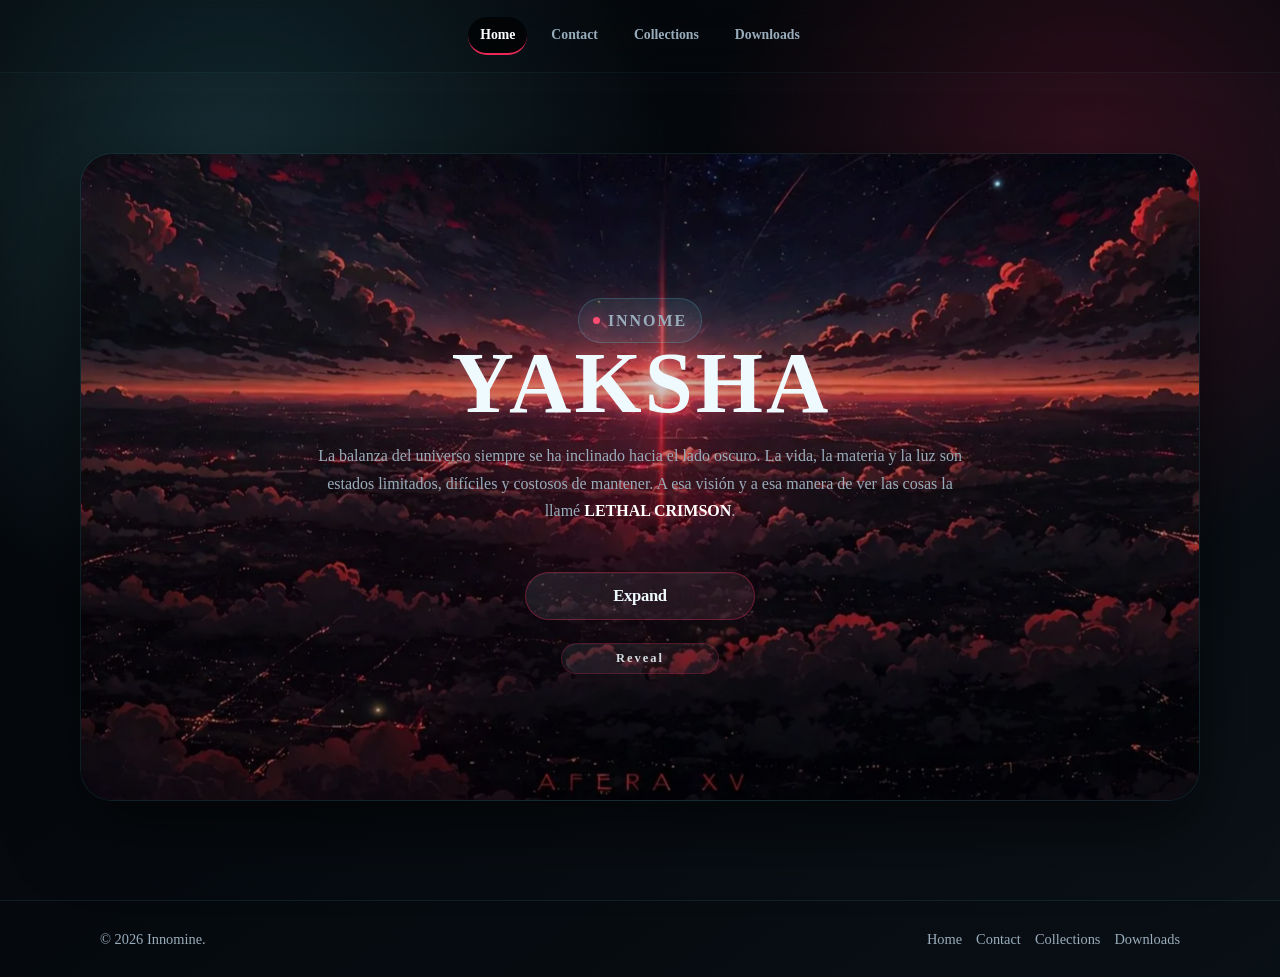
<file: index.html>
<!DOCTYPE html>
<html lang="es">
<head>
  <meta charset="UTF-8" />
  <meta name="viewport" content="width=device-width, initial-scale=1.0" />
  <title>Lethal Crimson | Home</title>
  <meta name="description" content="Lethal Crimson official home page." />
  <link rel="preload" as="image" href="assets/images/cover-banner.webp" />
  <link rel="stylesheet" href="assets/site.css" />
</head>
<body>
  <div class="site-shell">
    <header class="site-header">
      <div class="header-inner">
        <a class="brand" href="/" aria-label="Innomine home">INNOMINE</a>
        <nav class="main-nav" aria-label="Navegación principal">
          <a href="/" class="active" aria-current="page">Home</a>
          <a href="/contact/">Contact</a>
          <a href="/collections/">Collections</a>
          <a href="/downloads/">Downloads</a>
        </nav>
      </div>
    </header>

    <main class="home-page">
      <section class="home-hero reveal lc-home-hero" aria-labelledby="home-title">
        <div class="home-bg" aria-hidden="true">
          <picture>
            <source srcset="assets/images/cover-banner.webp" type="image/webp" />
            <img src="assets/images/cover-banner.jpg" alt="Night skyline cover" />
          </picture>
        </div>

        <div class="home-content lc-home-content">
          <p class="section-tag">INNOME</p>
          <h1 id="home-title">YAKSHA</h1>

          <p class="lc-home-preview">
            La balanza del universo siempre se ha inclinado hacia el lado oscuro. La vida, la materia y la luz son estados limitados, difíciles y costosos de mantener. A esa visión y a esa manera de ver las cosas la llamé <strong>LETHAL CRIMSON</strong>.
          </p>

          <div class="home-actions lc-home-actions">
            <button class="action-button lc-read-more-button" type="button" data-open-lethal>
              <span class="link-title">Expand</span>
            </button>

            <button class="action-button lc-home-reveal-button" type="button" data-home-reveal>
              <span class="link-title">Reveal</span>
            </button>
          </div>
        </div>

        <div class="lc-reveal-stage" aria-hidden="true">
          <div class="lc-reveal-title" data-reveal-title></div>
        </div>
      </section>
    </main>

    <footer class="site-footer">
      <div class="footer-inner">
        <p>© 2026 Innomine.</p>
        <div class="footer-links">
          <a href="/">Home</a>
          <a href="/contact/">Contact</a>
          <a href="/collections/">Collections</a>
          <a href="/downloads/">Downloads</a>
        </div>
      </div>
    </footer>
  </div>

  <section class="lethal-modal" data-lethal-modal aria-hidden="true">
    <div class="lethal-modal-bg" aria-hidden="true">
      <picture>
        <source srcset="assets/images/cover-banner.webp" type="image/webp" />
        <img src="assets/images/cover-banner.jpg" alt="" />
      </picture>
    </div>


    <button class="lethal-modal-backdrop" type="button" aria-label="Cerrar lectura" data-close-lethal></button>

    <article class="lethal-modal-card" role="dialog" aria-modal="true" aria-labelledby="lethal-title">
      <button class="lethal-modal-close" type="button" aria-label="Cerrar lectura" data-close-lethal>×</button>

      <p class="section-tag">My vision</p>
      <h2 id="lethal-title">LETHAL CRIMSON</h2>

      <div class="lethal-modal-text">
        <p>
          La balanza del universo siempre se ha inclinado hacia el lado oscuro. La vida, la materia y la luz son estados limitados, difíciles y costosos de mantener; no son sostenibles por sí mismos. En cambio, la muerte, la nada y la oscuridad son el estado natural de las cosas, y siempre ha sido así.
        </p>

        <p>
          Todo lo que sube tiene que bajar; siempre te dicen eso, pero nadie te dice que toda alteración vuelve a su estado original, tarde o temprano. A eso me refiero con el “lado oscuro”. A esa visión y a esa manera de ver las cosas la llamé <strong>LETHAL CRIMSON</strong>.
        </p>

        <p>
          Crimson, porque mi color favorito es el rojo, y en español se traduce como carmesí: un tono de ese mismo color. Para mí representa un atardecer rojizo, vibrante pero opaco, que te hace entender lo hermoso que puede ser el brillo sin llegar a deslumbrarte los ojos, tal como lo representa la imagen y mi portada oficial.
        </p>

        <p>
          Lethal, porque ese gran sol rojo, hermoso y satisfactorio, es letal. También representa el estado natural de las cosas: el fin, la paz, la quietud, la nada. Un brillo que no opaca, pero que marca el punto de inicio donde todo colapsa; el destino inevitable, un agujero negro.
        </p>

        <p>
          Al final, solo somos una partícula esperando ser absorbida por ese precioso sol hacia nuestro final.
        </p>

        <p class="lethal-signature">by Yaksha</p>
      </div>

    </article>
  </section>

  <script src="assets/site.js"></script>
</body>
</html>
</file>
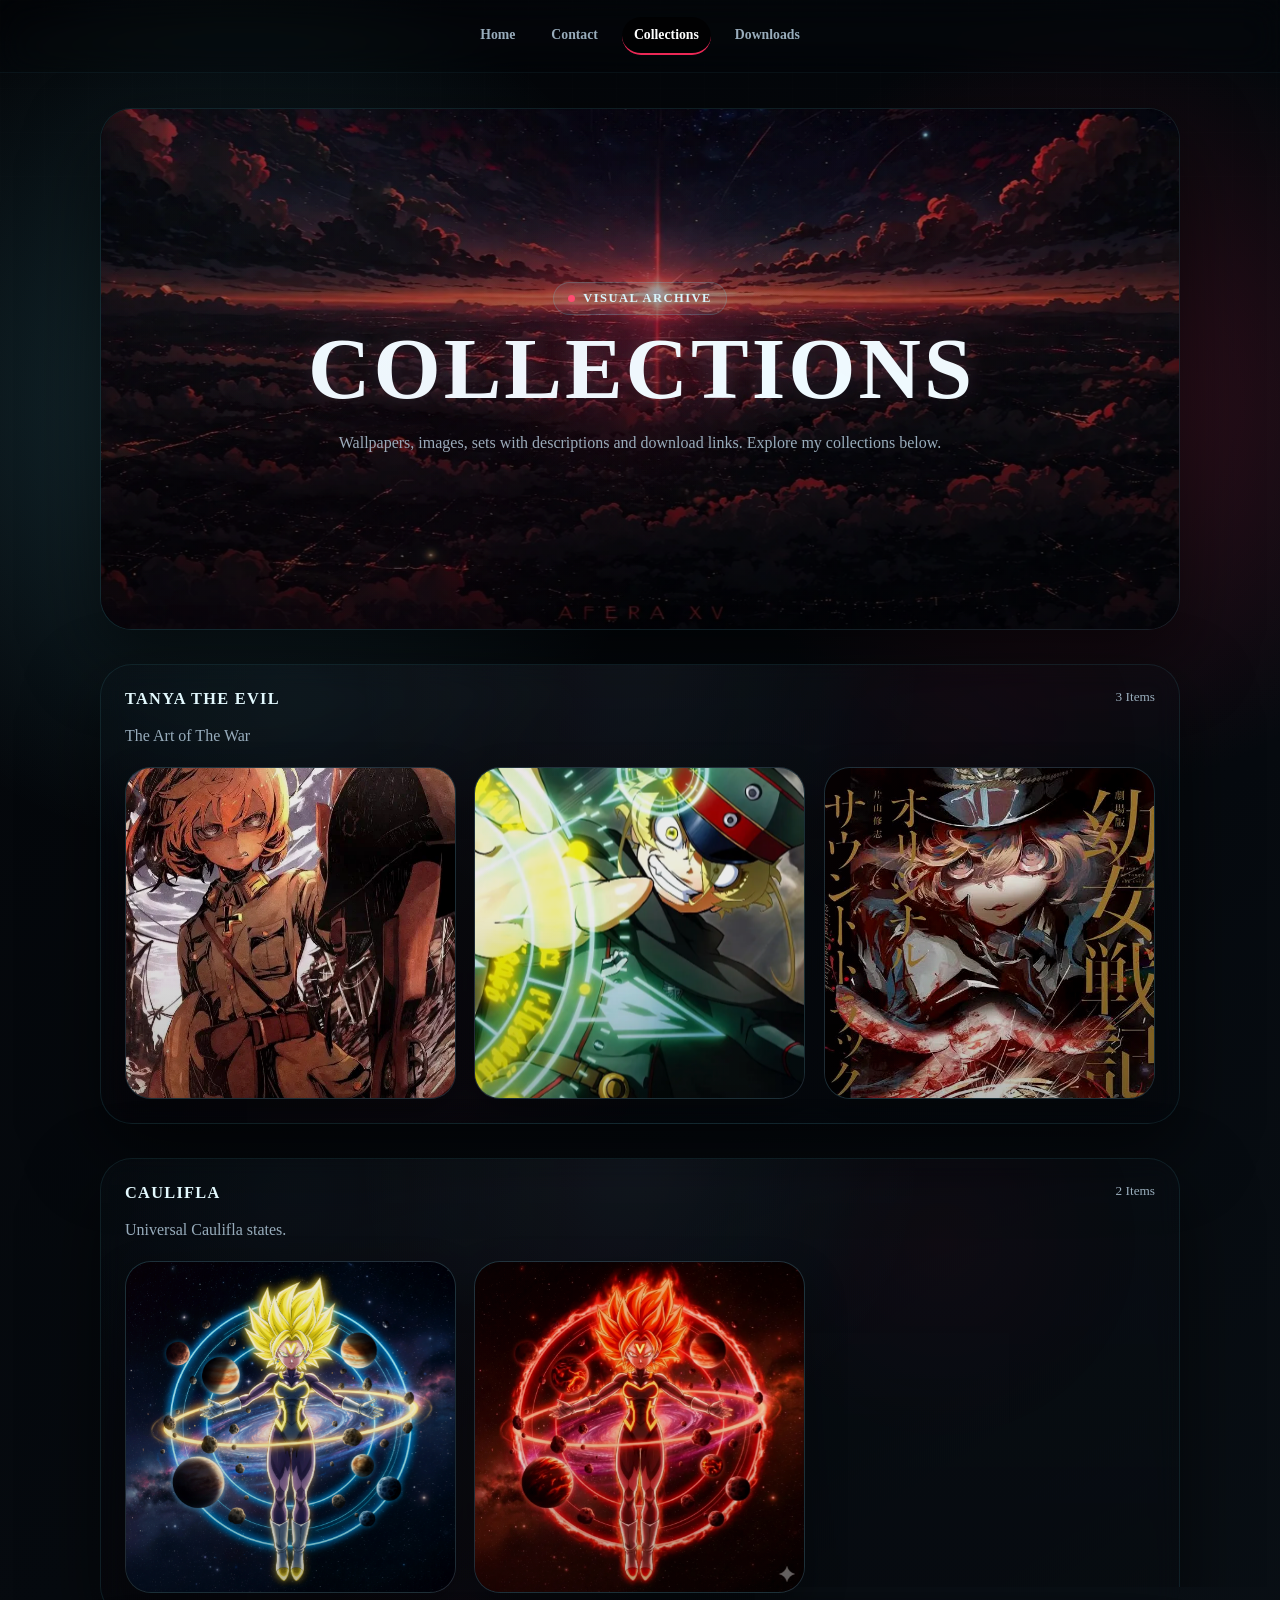
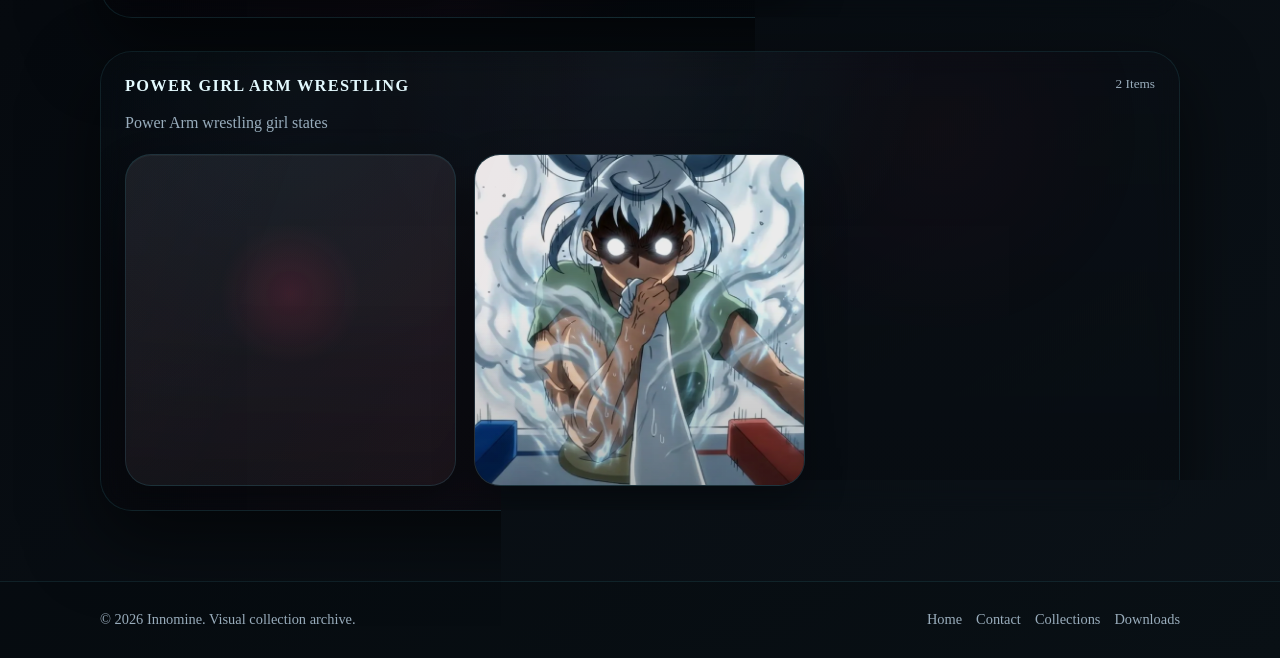
<file: collections/index.html>
<!DOCTYPE html>
<html lang="en">
<head>
  <meta charset="UTF-8" />
  <meta name="viewport" content="width=device-width, initial-scale=1.0" />

  <title>Collections | Lethal Crimson</title>
  <meta
    name="description"
    content="Wallpaper and image collection by Innomine, with detailed descriptions and curated visual cards."
  />

  <!-- Pre-carga de la imagen principal para que cargue más rápido -->
  <link rel="preload" href="../assets/images/cover-banner.webp" as="image" type="image/webp" />
  <link rel="stylesheet" href="../assets/site.css" />
</head>

<body>
  <div class="site-shell">
    <!-- Navegación superior -->
    <header class="site-header">
      <div class="header-inner">
        <nav class="main-nav" aria-label="Main navigation">
          <a href="/">Home</a>
          <a href="/contact/">Contact</a>
          <a href="/collections/" class="active">Collections</a>
          <a href="/downloads/">Downloads</a>
        </nav>
      </div>
    </header>

    <main class="collections-page">
      <!-- HERO SECTION: La imagen grande de bienvenida -->
      <section class="collection-hero reveal">
        <picture class="collection-hero-bg">
          <source srcset="../assets/images/cover-banner.webp" type="image/webp" />
          <img
            src="../assets/images/cover-banner.jpg"
            alt="Collection cover"
            fetchpriority="high"
            decoding="async"
          />
        </picture>

        <div class="collection-hero-content">
          <p class="section-tag">Visual Archive</p>
          <h1>Collections</h1>
          <p>
            Wallpapers, images, sets with descriptions and download links.
            Explore my collections below.
          </p>
        </div>
      </section>

      <!-- ====================================================== -->
      <!-- SECCIÓN 1: TANYA THE EVIL -->
      <!-- ====================================================== -->
      <section class="collection-section reveal" aria-labelledby="tanya-title">
        
        <!-- Encabezado de la Sección Tanya -->
        <div class="section-heading collection-heading">
          <div>
            <!-- CAMBIA ESTE TÍTULO -->
            <h2 id="tanya-title">Tanya the Evil</h2>
            <!-- CAMBIA ESTA DESCRIPCIÓN -->
            <p class="collection-intro">
              The Art of The War
            </p>
          </div>
          <!-- Nota opcional (ej: cantidad de imágenes) -->
          <span class="section-note">3 Items</span>
        </div>

        <!-- Cuadrícula de imágenes de Tanya -->
        <div class="gallery-grid">
          
          <!-- TARJETA 1: Tanya - War -->
          <article class="gallery-card">
            <!-- Enlace a la imagen completa al hacer clic -->
            <a href="../assets/collections/Tanya-The-Evil-war.jpg" target="_blank" rel="noopener noreferrer" class="gallery-media">
              <picture>
                <!-- Si tienes versión .webp, úsala aquí. Si no, deja solo el img abajo -->
                <img src="../assets/collections/Tanya-The-Evil-war.webp" alt="Tanya the Evil in War" loading="lazy" decoding="async" />
              </picture>
            </a>

            <div class="gallery-body">
              <span class="gallery-kicker">Battlefield</span>
              <!-- Título de la imagen -->
              <h3>Tanya  - War</h3>
              <!-- Descripción detallada -->
              <p>
                Tanya Degurechaff looking angry to the horizon.
              
              </p>

              <!-- Metadatos (Tipo, Paleta, Estado) -->
              <dl class="gallery-meta">
                <div>
                  <dt>Type</dt>
                  <dd>Art</dd>
                </div>
                <div>
                  <dt>Source</dt>
                  <dd>
                     <a href="../assets/collections/Tanya-The-Evil-war.jpg" 
                      download="Tanya-The-Evil-war.jpg" 
                      style="text-decoration: underline; color: inherit;">
                      Pinterest
                    </a>
                  </dd>
                </div>
              </dl>
            </div>
          </article> <!-- Final TARJETA 1: Tanya - War -->

          <!-- TARJETA 2: Tanya - Euphoric -->
          <article class="gallery-card">
            <a href="../assets/collections/Tanya-The-Evil-Euphoric.jpg" target="_blank" rel="noopener noreferrer" class="gallery-media">
              <picture>
                <img src="../assets/collections/Tanya-The-Evil-Euphoric.webp" alt="Tanya Euphoric" loading="lazy" decoding="async" />
              </picture>
            </a>

            <div class="gallery-body">
              <span class="gallery-kicker">Euphoric</span>
              <h3>Tanya - Euphoric</h3>
              <p>
                Tanya's intense gaze and magical aura.
              <dl class="gallery-meta">
                <div>
                  <dt>Type</dt>
                  <dd>Anime</dd>
                </div>
                <div>
                  <dt>Source</dt>
                  <dd>
                    <a href="../assets/collections/Tanya-The-Evil-Euphoric.jpg" 
                    download="Tanya-The-Evil-Euphoric.jpg" style="text-decoration: underline; color: inherit;">
                      Pinterest
                    </a>
                  </dd>
                </div>
              </dl>
            </div>
          </article> <!-- Final TARJETA 2: Tanya - Euphoric -->

          <!-- TARJETA 3: Tanya - Portrait -->
          <article class="gallery-card">
            <a href="../assets/collections/Tanya-The-Evil-Portrait.jpg" target="_blank" rel="noopener noreferrer" class="gallery-media">
              <picture>
                <img src="../assets/collections/Tanya-The-Evil-Portrait.webp" alt="Tanya Formal Portrait" loading="lazy" decoding="async" />
              </picture>
            </a>

            <div class="gallery-body">
              <span class="gallery-kicker">Abstract</span>
              <h3>Tanya - Art  Portrait</h3>
              <p>
                Powerful portrait state of Tanya.
              </p>

              <dl class="gallery-meta">
                <div>
                  <dt>Type</dt>
                  <dd>Art</dd>
                </div>
                <div>
                  <dt>Source</dt>
                  <dd>
                    <a href="../assets/collections/Tanya-The-Evil-Portrait.jpg" 
                    download="Tanya-The-Evil-Portrait.jpg" style="text-decoration: underline; color: inherit;">
                      Pinterest
                    </a>
                  </dd>
                </div>
              </dl>
            </div>
          </article>  <!-- Final TARJETA 3: Tanya - Portrait -->

        </div> <!-- Fin de gallery-grid Tanya -->
      </section> <!-- Fin de Sección Tanya -->


      <!-- ====================================================== -->
      <!-- SECCIÓN 2: ( Caulifla, Power Girl, etc.) -->
      <!-- ====================================================== -->
      <section class="collection-section reveal" aria-labelledby="astral-title">
        
        <!-- Encabezado de la Sección Astral -->
        <div class="section-heading collection-heading">
          <div>
            <h2 id="astral-title">Caulifla</h2>
            <p class="collection-intro">
              Universal Caulifla states.
            </p>
          </div>
          <span class="section-note">2 Items</span>
        </div>

        <div class="gallery-grid">
          
          <!-- TARJETA 1: Caulifla - Base -->
          <article class="gallery-card">
            <a href="../assets/collections/Universal-Caulifla-base.jpeg" target="_blank" rel="noopener noreferrer" class="gallery-media">
              <picture>
                <img src="../assets/collections/Universal-Caulifla-base.webp" alt="Caulifla Base Form" loading="lazy" decoding="async" />
              </picture>
            </a>

            <div class="gallery-body">
              <span class="gallery-kicker">Base Universal Form</span>
              <h3>Caulifla - Universal</h3>
              <p>
                Universal form for Caulifla.
              </p>

              <dl class="gallery-meta">
                <div>
                  <dt>Type</dt>
                  <dd>AI</dd>
                </div>
                <div>
                  <dt>Source</dt>
                  <dd>
                    <a href="../assets/collections/Universal-Caulifla-base.jpeg" 
                      download="Universal-Caulifla-base.jpeg" 
                      style="text-decoration: underline; color: inherit;">
                      Gemini
                    </a>
                  </dd>
                </div>
              </dl>
            </div>
          </article> <!--  Final TARJETA 1: Caulifla - Base -->

          <!-- TARJETA 2: Caulifla - Rage -->
          <article class="gallery-card">
            <a href="../assets/collections/Universal-Caulifla-Rage-state.png" target="_blank" rel="noopener noreferrer" class="gallery-media">
              <picture>
                <img src="../assets/collections/Universal-Caulifla-Rage-state.webp" alt="Caulifla Universal Rage Form" loading="lazy" decoding="async" />
              </picture>
            </a>

            <div class="gallery-body">
              <span class="gallery-kicker">Rage Universal Form</span>
              <h3>Caulifla - Rage - Universal</h3>
              <!-- AÑADIDO: Descripción en inglés para mantener la estructura -->
              <p>
                Universal Rage rage for Caulifla.
              </p>

              <dl class="gallery-meta">
                <div>
                  <dt>Type</dt>
                  <dd>AI</dd>
                </div>
                <div>
                  <dt>Source</dt>
                  <dd>
                    <!-- CORREGIDO: Enlace funcional con texto "Download" (o "Gemini" si prefieres) -->
                    <a href="../assets/collections/Universal-Caulifla-Rage-state.png" 
                      download="Universal-Caulifla-Rage.png"
                      style="text-decoration: underline; color: inherit;">
                      Gemini
                    </a>
                  </dd>
                </div>
              </dl>
            </div>
          </article> <!--  Final TARJETA 2: Caulifla - Rage -->

          

        </div> <!-- Fin de gallery-grid Astral -->
      </section> <!-- Fin de Sección Astral -->


      <!-- ====================================================== -->
      <!-- SECCIÓN 3: NUEVA SECCIÓN (Plantilla para ti) -->
      <!-- ====================================================== -->
      <section class="collection-section reveal" aria-labelledby="new-section-title">
        <div class="section-heading collection-heading">
          <div>
            <!-- CAMBIA EL TÍTULO DE TU NUEVA SECCIÓN AQUÍ -->
            <h2 id="new-section-title">Power Girl Arm wrestling</h2>
            <p class="collection-intro">
              Power Arm wrestling girl states
            </p>
          </div>
          <span class="section-note">2 Items</span>
        </div>

        <div class="gallery-grid">
          <!-- COPIA Y PEGA EL BLOQUE <article class="gallery-card">...</article> AQUÍ DENTRO -->
          <!-- Ejemplo de tarjeta vacía para empezar -->

          <!-- TARJETA 2: Power Girl - Rage -->
          <article class="gallery-card">
            <a href="../assets/collections/Rage-state-power-girl.png" target="_blank" rel="noopener noreferrer" class="gallery-media">
              <picture>
                <img src="../assets/collections/Rage-state-power-girl.png" alt="Power Girl Rage State" loading="lazy" decoding="async" />
              </picture>
            </a>

            <div class="gallery-body">
              <span class="gallery-kicker">Rage form</span>
              <h3>Power Girl - Rage</h3>
              <p>
                Intense energy aura and aggressive.
              </p>

              <dl class="gallery-meta">
                <div>
                  <dt>Type</dt>
                  <dd>Modified by AI</dd>
                </div>
                <div>
                  <dt>Source</dt>
                  <dd>
                    <a href="../assets/collections/Rage-state-power-girl.png" 
                      download="Rage-state-power-girl.png"
                      style="text-decoration: underline; color: inherit;">
                      Gemini
                    </a>
                  </dd>
                </div>
              </dl>
            </div>
          </article>

          <!-- TARJETA 3: UI State Power Girl -->
          <article class="gallery-card">
            <a href="../assets/collections/UI-state-power-girl.png" target="_blank" rel="noopener noreferrer" class="gallery-media">
              <picture>
                <img src="../assets/collections/UI-state-power-girl.webp" alt="Power Girl UI State" loading="lazy" decoding="async" />
              </picture>
            </a>

            <div class="gallery-body">
              <span class="gallery-kicker">Ultra Instinct Form</span>
              <h3>Power Girl - UI</h3>
              <p>
                Intense pasive-aggresive energy aura.
              </p>

              <dl class="gallery-meta">
                <div>
                  <dt>Type</dt>
                  <dd>Modified by AI</dd>
                </div>
                <div>
                  <dt>Source</dt>
                  <dd>
                    <a href="../assets/collections/UI-state-power-girl.png" 
                      download="UI-state-power-girl.png"
                      style="text-decoration: underline; color: inherit;">
                      Gemini
                    </a>
                  </dd>
                </div>
              </dl>
            </div>
          </article>
          <!-- <article class="gallery-card empty-card">
            <div class="gallery-media placeholder-media">
              <span>Upload Image</span>
            </div>
            <div class="gallery-body">
              <span class="gallery-kicker">Draft</span>
              <h3>Image Title Here</h3>
              <p>Replace this placeholder with your image and details.</p>
              <dl class="gallery-meta">
                <div><dt>Type</dt><dd>Pending</dd></div>
                <div><dt>Source</dt><dd>Draft</dd></div>
              </dl>
            </div>
          </article> -->
        </div>
      </section>


    </main>

    <footer class="site-footer">
      <div class="footer-inner">
        <p>© 2026 Innomine. Visual collection archive.</p>
        <div class="footer-links">
          <a href="/">Home</a>
          <a href="/contact/">Contact</a>
          <a href="/collections/">Collections</a>
          <a href="/downloads/">Downloads</a>
        </div>
      </div>
    </footer>
  </div>

  <script src="../assets/site.js" defer></script>
</body>
</html>
</file>
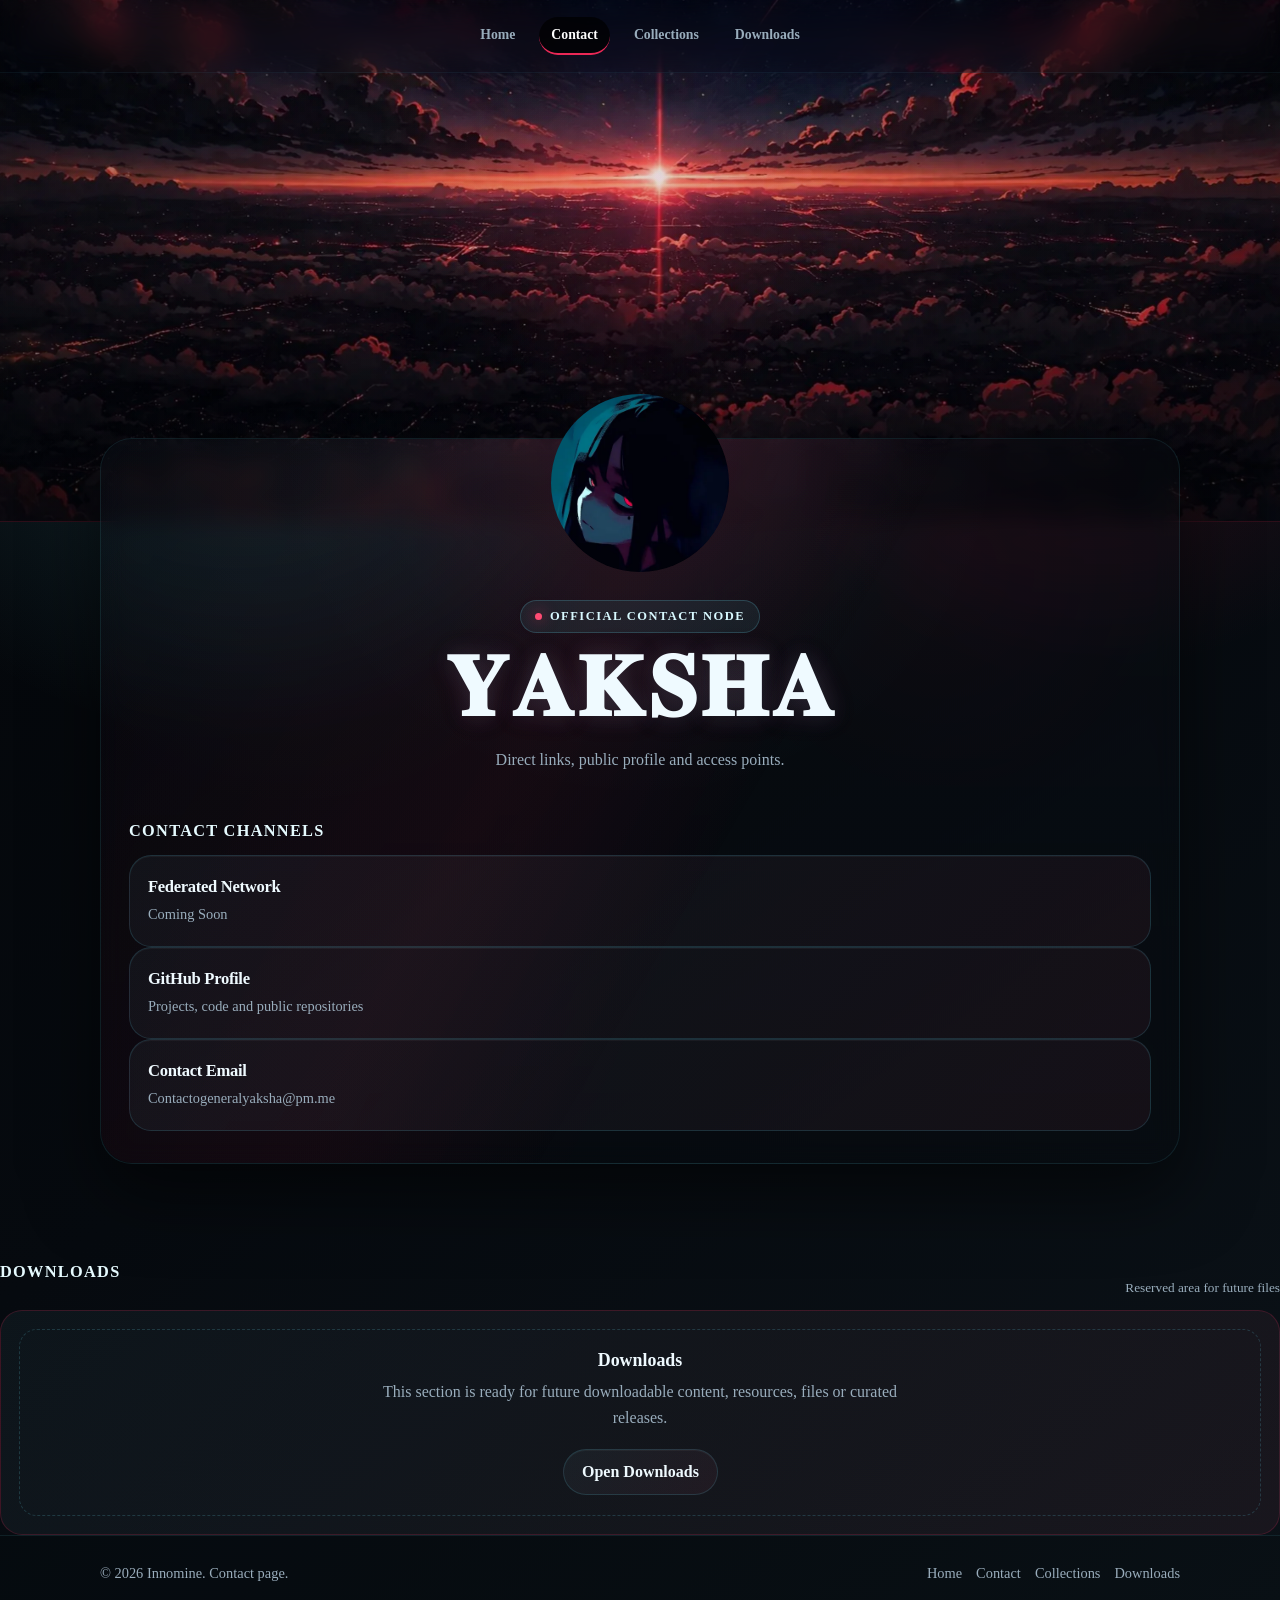
<file: contact/index.html>
<!DOCTYPE html>
<html lang="en">
<head>
  <meta charset="UTF-8"/>
  <meta name="viewport" content="width=device-width, initial-scale=1.0"/>

  <title>Contact | Lethal Crimson</title>

  <meta name="description" content="Official contact page for Innomine. SimpleX Chat, federated network, GitHub profile, contact email and downloads."/>

  <link rel="preload" href="../assets/images/cover-banner.webp" as="image" type="image/webp"/>
  <link rel="preload" href="../assets/images/profile-main.webp" as="image" type="image/webp"/>
  <link rel="stylesheet" href="../assets/site.css"/>
</head>

<body>
  <div class="site-shell">
    <header class="site-header">
      <div class="header-inner">
        <nav class="main-nav" aria-label="Main navigation">
          <a href="/">Home</a>
          <a href="/contact/" class="active" aria-current="page">Contact</a>
          <a href="/collections/">Collections</a>
          <a href="/downloads/">Downloads</a>
        </nav>
      </div>
    </header>

    <main class="contact-page">
      <section class="hero-banner" aria-label="Contact cover">
        <picture>
          <source srcset="../assets/images/cover-banner.webp" type="image/webp"/>
          <img src="../assets/images/cover-banner.jpg" alt="Night skyline cover" class="hero-image" fetchpriority="high" decoding="async"/>
        </picture>
      </section>

      <section class="contact-card-wrap" aria-label="Contact hub">
        <article class="contact-card reveal">
          <div class="profile-avatar avatar-with-bubble">
            <span class="avatar-speech">𝐋𝐄𝐓𝐇𝐀𝐋 𝐂𝐑𝐈𝐌𝐒𝐎𝐍</span>

            <picture>
              <source srcset="../assets/images/profile-main.webp" type="image/webp"/>
              <img src="../assets/images/profile-main.jpg" alt="Lethal Crimson profile avatar" width="420" height="420" fetchpriority="high" decoding="async"/>
            </picture>
          </div>

          <div class="profile-top">
            <span class="section-tag">Official Contact Node</span>
            <h1>𝐘𝐀𝐊𝐒𝐇𝐀</h1>
            <p class="profile-subtitle">
              Direct links, public profile and access points.
            </p>
          </div>

          <section class="links-section" aria-labelledby="contact-channels-title">
            <h2 id="contact-channels-title">Contact Channels</h2>

            <!-- <div class="links-grid">
              <a href="https://simplex.chat/" target="_blank" rel="noopener noreferrer" class="link-card primary-link">
                <span class="link-title">SimpleX Chat</span>
                <span class="link-subtext">Coming Soon</span>
              </a> -->
              
            
              <a href="#" class="link-card">
                <span class="link-title">Federated Network</span>
                <span class="link-subtext">Coming Soon</span>
              </a>

              <a href="https://github.com/Yaksha-Null-X" target="_blank" rel="noopener noreferrer" class="link-card">
                <span class="link-title">GitHub Profile</span>
                <span class="link-subtext">Projects, code and public repositories</span>
              </a>

              <a href="mailto:Contactogeneralyaksha@pm.me" class="link-card">
                <span class="link-title">Contact Email</span>
                <span class="link-subtext">Contactogeneralyaksha@pm.me</span>
              </a>
            </div>
          </section>

          <section class="downloads-section" aria-labelledby="downloads-title">
            <div class="section-heading">
              <h2 id="downloads-title">Downloads</h2>
              <span class="section-note">Reserved area for future files</span>
            </div>

            <div class="downloads-panel">
              <div class="downloads-empty">
                <h3>Downloads </h3>
                <p>
                  This section is ready for future downloadable content, resources, files or curated releases.
                </p>

                <a href="/downloads/" class="downloads-button">
                  Open Downloads
                </a>
              </div>
            </div>
          </section>
        </article>
      </section>
    </main>

    <footer class="site-footer">
      <div class="footer-inner">
        <p>© 2026 Innomine. Contact page.</p>

        <div class="footer-links">
          <a href="/">Home</a>
          <a href="/contact/">Contact</a>
          <a href="/collections/">Collections</a>
          <a href="/downloads/">Downloads</a>
        </div>
      </div>
    </footer>
  </div>

  <script src="../assets/site.js" defer></script>
</body>
</html>
</file>
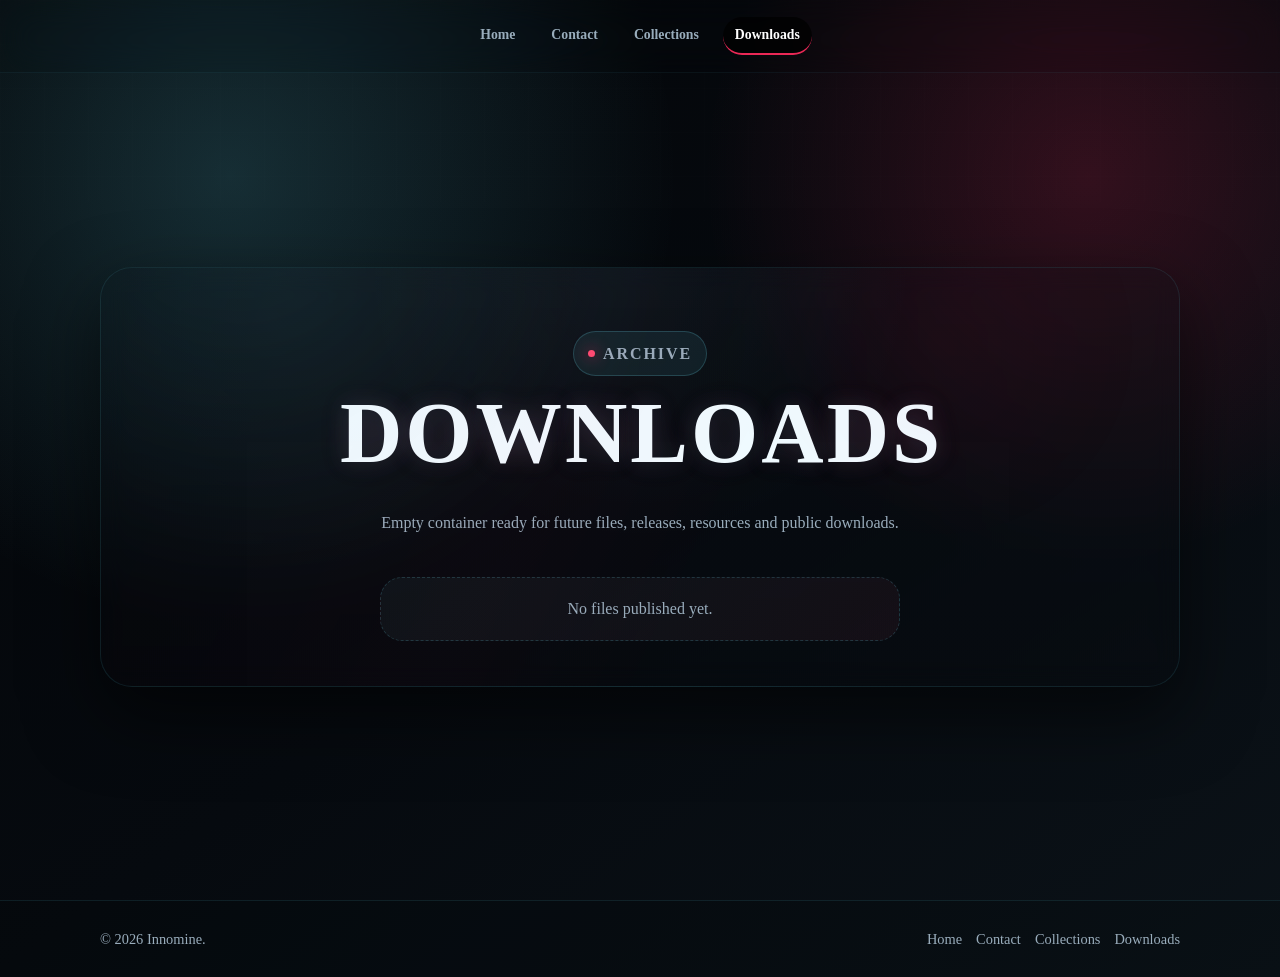
<file: downloads/index.html>
<!DOCTYPE html><html lang="en"><head><meta charset="UTF-8"/><meta name="viewport" content="width=device-width, initial-scale=1.0"/><title>Downloads | Lethal Crimson</title><meta name="description" content="Downloads area for Innomine."/><link rel="stylesheet" href="../assets/site.css"/></head><body><div class="site-shell"><header class="site-header"><div class="header-inner"><nav class="main-nav" aria-label="Main navigation">
          <a href="/">Home</a>
          <a href="/contact/">Contact</a>
          <a href="/collections/">Collections</a>
          <a href="/downloads/" class="active">Downloads</a>
        </nav></div></header><main class="downloads-page"><section class="simple-page-panel reveal"><p class="section-tag">Archive</p><h1>Downloads</h1><p>Empty container ready for future files, releases, resources and public downloads.</p><div class="download-placeholder"><span>No files published yet.</span></div></section></main><footer class="site-footer"><div class="footer-inner"><p>© 2026 Innomine.</p><div class="footer-links">
          <a href="/">Home</a>
          <a href="/contact/">Contact</a>
          <a href="/collections/">Collections</a>
          <a href="/downloads/">Downloads</a>
        </div></div></footer></div><script src="../assets/site.js" defer></script></body></html>
</file>
<file: assets/site.css>
:root{color-scheme:dark;--bg:#05080c;--panel:rgba(7,11,16,.88);--text:#effaff;--muted:#99adbc;--cyan:#68dff3;--red:#ff2c5e;--red-hot:#ff4c73;--line:rgba(104,223,243,.15);--shadow-strong:0 28px 72px rgba(0,0,0,.56);--shadow-soft:0 16px 36px rgba(0,0,0,.34);--radius-xl:32px;--radius-lg:22px;--max-width:1080px;--pad:clamp(12px,3vw,24px);--header:72px}

*{box-sizing:border-box;margin:0;padding:0}

html{min-width:320px;scroll-behavior:smooth;text-size-adjust:100%}

body{min-height:100vh;overflow-x:hidden;color:var(--text);background:radial-gradient(circle at 18% 18%,rgba(104,223,243,.13),transparent 28rem),radial-gradient(circle at 85% 18%,rgba(255,44,94,.14),transparent 24rem),linear-gradient(145deg,#030508 0%,var(--bg) 52%,#0b1118 100%);font-family:Inter,ui-sans-serif,system-ui,-apple-system,BlinkMacSystemFont,"Segoe UI",Arial,sans-serif}

body:before{content:"";position:fixed;inset:0;pointer-events:none;z-index:-1;background:linear-gradient(rgba(255,255,255,.012) 1px,transparent 1px),linear-gradient(90deg,rgba(255,255,255,.010) 1px,transparent 1px);background-size:44px 44px;mask-image:linear-gradient(to bottom,rgba(0,0,0,.70),transparent 78%)}

a{color:inherit}
img,picture{display:block}

.site-shell{min-height:100vh;display:flex;flex-direction:column}

.site-header{position:fixed;inset:0 0 auto;z-index:50;border-bottom:1px solid rgba(104,223,243,.10);background:rgba(5,8,12,.50);backdrop-filter:blur(14px)}

.header-inner{width:min(var(--max-width),calc(100% - var(--pad)*2));height:var(--header);margin-inline:auto;display:flex;align-items:center;justify-content:space-between;gap:16px}

.brand{position:relative;flex:0 0 auto;color:var(--text);text-decoration:none;font-size:clamp(.76rem,2vw,.95rem);font-weight:900;letter-spacing:.18em;text-shadow:0 0 18px rgba(104,223,243,.22),0 0 16px rgba(255,44,94,.12)}

.brand:after{content:"";position:absolute;left:0;bottom:-9px;width:42px;height:2px;background:linear-gradient(90deg,var(--red),transparent);box-shadow:0 0 14px rgba(255,44,94,.70)}

.main-nav{display:flex;align-items:center;justify-content:flex-end;gap:clamp(2px,1vw,8px);min-width:0}

.main-nav a{min-height:38px;display:inline-flex;align-items:center;padding:8px clamp(8px,2vw,12px);border-radius:999px;color:var(--muted);text-decoration:none;font-size:clamp(.72rem,2.4vw,.86rem);font-weight:750;transition:color .15s ease,background-color .15s ease,transform .15s ease}

.main-nav a:hover,.main-nav a.active{color:var(--text);background-color:rgba(104,223,243,.08);transform:translateY(-1px)}

.contact-page{flex:1;padding-bottom:clamp(34px,6vw,58px)}

.hero-banner{position:relative;height:clamp(330px,50vh,560px);overflow:hidden;border-bottom:1px solid rgba(255,44,94,.16);background:#070b10}

.hero-banner:after{content:"";position:absolute;inset:0;pointer-events:none;background:radial-gradient(circle at 50% 42%,rgba(255,44,94,.12),transparent 24%),linear-gradient(to bottom,rgba(3,5,8,.06),rgba(3,5,8,.15) 52%,var(--bg) 100%),linear-gradient(90deg,rgba(3,5,8,.42),transparent 48%,rgba(3,5,8,.38))}

.hero-image{width:100%;height:100%;object-fit:cover;filter:saturate(1.12) contrast(1.06) brightness(.94);transform:scale(1.015);animation:slowZoom 18s ease-in-out infinite alternate}

.contact-card-wrap{position:relative;z-index:8;width:min(var(--max-width),calc(100% - var(--pad)*2));margin:clamp(-142px,-12vw,-112px) auto 0}

.contact-card{position:relative;overflow:visible;padding:0 clamp(16px,3.2vw,28px) clamp(22px,3.6vw,32px);border:1px solid var(--line);border-radius:clamp(24px,4vw,var(--radius-xl));background:linear-gradient(180deg,rgba(12,17,24,.77),rgba(5,8,12,.94)),radial-gradient(circle at 50% 0%,rgba(104,223,243,.08),transparent 40%);box-shadow:var(--shadow-strong);backdrop-filter:blur(18px);contain:layout paint}

.contact-card:before{content:"";position:absolute;inset:0;pointer-events:none;border-radius:inherit;background:linear-gradient(120deg,transparent 0%,rgba(255,44,94,.045) 40%,transparent 58%),radial-gradient(circle at 50% 0%,rgba(255,44,94,.08),transparent 30%)}

.profile-avatar{position:relative;z-index:2;width:clamp(132px,22vw,168px);margin:calc(clamp(132px,22vw,168px)/-2) auto 18px;filter:drop-shadow(0 20px 30px rgba(0,0,0,.50)) drop-shadow(0 0 18px rgba(255,44,94,.14)) drop-shadow(0 0 14px rgba(104,223,243,.12));animation:avatarFloat 4s ease-in-out infinite;contain:layout paint}

.profile-avatar img{width:100%;height:auto;object-fit:contain;border-radius:16px}

.profile-top{position:relative;z-index:2;max-width:680px;margin:0 auto clamp(22px,4vw,30px);text-align:center}

.section-tag{display:inline-flex;align-items:center;gap:8px;margin-bottom:14px;padding:8px 14px;border:1px solid rgba(104,223,243,.20);border-radius:999px;color:#d8f9ff;background:rgba(104,223,243,.08);font-size:clamp(.70rem,2.6vw,.78rem);font-weight:900;letter-spacing:.12em;text-transform:uppercase}

.section-tag:before{content:"";width:7px;height:7px;flex:0 0 7px;border-radius:50%;background:var(--red-hot);box-shadow:0 0 15px rgba(255,44,94,.86)}

h1{font-size:clamp(2.35rem,8vw,5.4rem);line-height:.94;letter-spacing:-.07em;text-transform:uppercase;text-wrap:balance;text-shadow:0 0 24px rgba(104,223,243,.14),0 0 30px rgba(255,44,94,.14)}

.profile-subtitle,.home-content p,.simple-page-panel p{max-width:650px;margin:18px auto 0;color:var(--muted);font-size:clamp(.94rem,2.8vw,1rem);line-height:1.7}

.links-section,.downloads-section{position:relative;z-index:2;margin-top:clamp(22px,4vw,30px)}

.links-section h2,.section-heading h2{margin-bottom:14px;color:#e6fbff;font-size:clamp(.88rem,2.8vw,1.02rem);letter-spacing:.08em;text-transform:uppercase}

.links-grid{display:grid;grid-template-columns:repeat(2,minmax(0,1fr));gap:clamp(10px,2vw,14px)}

.link-card,.action-button,.downloads-button{position:relative;isolation:isolate;overflow:hidden;display:flex;flex-direction:column;justify-content:center;min-height:clamp(84px,14vw,92px);padding:clamp(15px,3vw,18px);border:1px solid rgba(104,223,243,.15);border-radius:clamp(18px,3vw,var(--radius-lg));color:var(--text);text-decoration:none;background:linear-gradient(135deg,rgba(104,223,243,.075),rgba(255,44,94,.08)),rgba(255,255,255,.027);box-shadow:inset 0 1px 0 rgba(255,255,255,.04);transform:translateZ(0);transition:transform .155s ease,border-color .155s ease,box-shadow .155s ease,background-color .155s ease}

.link-card:before,.action-button:before,.downloads-button:before{content:"";position:absolute;inset:-50% -18%;z-index:-1;opacity:0;transform:translate3d(-120%,0,0) skewX(-24deg);background:linear-gradient(90deg,transparent 0 12%,rgba(255,44,94,0) 12% 20%,rgba(255,44,94,.58) 20% 25%,transparent 25% 36%,rgba(255,44,94,.42) 36% 41%,transparent 41% 52%,rgba(255,44,94,.30) 52% 57%,transparent 57% 100%)}

.link-card:hover,.action-button:hover,.downloads-button:hover{transform:translate3d(0,-4px,0);border-color:rgba(255,44,94,.56);box-shadow:var(--shadow-soft),0 0 28px rgba(255,44,94,.15),inset 0 1px 0 rgba(255,255,255,.055)}

.link-card:hover:before,.action-button:hover:before,.downloads-button:hover:before{opacity:1;animation:slashSweep .52s ease both}

.primary-link{border-color:rgba(104,223,243,.28)}

.link-title{font-size:clamp(.98rem,3vw,1.04rem);font-weight:900;letter-spacing:-.02em}

.link-subtext{margin-top:7px;color:var(--muted);font-size:clamp(.84rem,2.6vw,.9rem);line-height:1.45}

.section-heading{display:flex;align-items:end;justify-content:space-between;gap:16px;margin-bottom:14px}

.section-note{color:var(--muted);font-size:.83rem}

.downloads-panel{padding:clamp(14px,3vw,18px);border:1px solid rgba(255,44,94,.18);border-radius:clamp(18px,3vw,var(--radius-lg));background:linear-gradient(135deg,rgba(255,44,94,.08),transparent),rgba(5,8,13,.26)}

.downloads-empty{min-height:clamp(132px,20vw,145px);display:grid;place-items:center;padding:clamp(16px,3vw,20px);border:1px dashed rgba(104,223,243,.18);border-radius:18px;text-align:center}

.downloads-empty h3{margin-bottom:8px;font-size:1.12rem}

.downloads-empty p{max-width:560px;color:var(--muted);line-height:1.6}

.downloads-button,.action-button{min-height:auto;display:inline-flex;align-items:center;margin-top:18px;padding:13px 18px;border-radius:999px;font-weight:900}

.home-page,.downloads-page{flex:1;min-height:100vh;display:grid;place-items:center;padding:calc(var(--header) + 36px) var(--pad) 54px}

.home-hero,.simple-page-panel{position:relative;overflow:hidden;width:min(var(--max-width),100%);min-height:clamp(500px,70vh,620px);display:grid;place-items:center;border:1px solid var(--line);border-radius:clamp(24px,4vw,var(--radius-xl));background:var(--panel);box-shadow:var(--shadow-strong)}

.home-bg{position:absolute;inset:0}

.home-bg img{width:100%;height:100%;object-fit:cover;filter:brightness(.56) saturate(1.14)}

.home-bg:after{content:"";position:absolute;inset:0;background:radial-gradient(circle at 50% 50%,rgba(255,44,94,.15),transparent 30%),linear-gradient(180deg,rgba(3,5,8,.12),rgba(3,5,8,.68))}

.home-content,.simple-page-panel{position:relative;padding:clamp(24px,4vw,36px);text-align:center}

.home-actions{margin-top:28px;display:flex;justify-content:center;gap:12px;flex-wrap:wrap}

.action-button.secondary{background:rgba(255,255,255,.028)}

.simple-page-panel{min-height:420px;background:radial-gradient(circle at 50% 0%,rgba(255,44,94,.09),transparent 34%),var(--panel)}

.download-placeholder{width:min(520px,100%);margin-top:24px;padding:22px;border:1px dashed rgba(104,223,243,.18);border-radius:22px;color:var(--muted);background:rgba(255,255,255,.028)}

.site-footer{margin-top:auto;border-top:1px solid rgba(104,223,243,.10);background:rgba(5,8,12,.68)}

.footer-inner{width:min(var(--max-width),calc(100% - var(--pad)*2));min-height:76px;margin-inline:auto;display:flex;align-items:center;justify-content:space-between;gap:16px;color:var(--muted);font-size:.9rem}

.footer-links{display:flex;gap:14px}

.footer-links a{color:var(--muted);text-decoration:none;transition:color .15s ease}

.footer-links a:hover{color:var(--cyan)}

.reveal{animation:revealUp .62s cubic-bezier(.2,.8,.2,1) both}

.clicked{transform:scale(.985)!important}

@keyframes revealUp{from{opacity:0;transform:translate3d(0,22px,0) scale(.988)}to{opacity:1;transform:translate3d(0,0,0) scale(1)}}

@keyframes avatarFloat{0%,100%{transform:translate3d(0,0,0)}50%{transform:translate3d(0,-8px,0)}}

@keyframes slashSweep{from{transform:translate3d(-120%,0,0) skewX(-24deg)}to{transform:translate3d(120%,0,0) skewX(-24deg)}}

@keyframes slowZoom{from{transform:scale(1.015)}to{transform:scale(1.055)}}

@media(max-width:760px){
  :root{--header:66px}
  .header-inner{gap:10px}
  .main-nav{gap:1px}
  .hero-banner{height:clamp(320px,44vh,440px)}
  .contact-card-wrap{margin-top:-114px}
  .links-grid{grid-template-columns:1fr}
  .section-heading,.footer-inner{align-items:flex-start;flex-direction:column}
  .footer-inner{justify-content:center;padding:20px 0}
}

@media(max-width:520px){
  .header-inner{width:calc(100% - 20px)}
  .brand{letter-spacing:.12em}
  .main-nav a{padding-inline:7px}
  .contact-card-wrap{width:calc(100% - 20px);margin-top:-106px}
  .section-tag{letter-spacing:.08em}
  .footer-links{flex-wrap:wrap}
}

@media(max-width:370px){
  .brand{font-size:.68rem}
  .main-nav a{font-size:.68rem;padding-inline:5px}
  .profile-avatar{width:126px}
}

@media(prefers-reduced-motion:reduce){
  *,*:before,*:after{scroll-behavior:auto!important;animation-duration:1ms!important;animation-iteration-count:1!important;transition-duration:1ms!important}
}

@media(hover:none){
  .link-card:hover,.action-button:hover,.downloads-button:hover,.main-nav a:hover{transform:none}
  .link-card:before,.action-button:before,.downloads-button:before{display:none}
}

/* Variables de movimiento para mantener animaciones consistentes */
:root{
  --motion-fast:520ms;
  --motion-medium:680ms;
  --ease-out:cubic-bezier(.16,1,.3,1);
  --ease-snap:cubic-bezier(.2,.8,.2,1);
}

/* Elementos animados: se prioriza transform para evitar saltos */
.hero-image,
.home-bg img,
.collection-hero-bg img,
.profile-avatar,
.link-card,
.action-button,
.downloads-button,
.gallery-card,
.gallery-media img{
  will-change:transform;
}

/* Brillo ambiental controlado en paneles principales */
.contact-card::after,
.home-hero::after,
.simple-page-panel::after,
.collection-hero::after,
.collection-section::after{
  content:"";
  position:absolute;
  inset:0;
  pointer-events:none;
  border-radius:inherit;
  background:
    linear-gradient(115deg,transparent 0%,rgba(255,44,94,.055) 42%,transparent 60%),
    radial-gradient(circle at 18% 8%,rgba(104,223,243,.08),transparent 28%),
    radial-gradient(circle at 78% 18%,rgba(255,44,94,.08),transparent 24%);
  opacity:.82;
  animation:panelGlowDrift 4.8s var(--ease-out) infinite alternate;
}

.link-card,
.action-button,
.downloads-button,
.gallery-card{
  transition:
    transform 170ms var(--ease-snap),
    border-color 170ms ease,
    box-shadow 170ms ease,
    background 170ms ease,
    filter 170ms ease;
}

.link-card:hover,
.action-button:hover,
.downloads-button:hover{
  transform:translate3d(0,-5px,0) scale(1.006);
  filter:saturate(1.06);
}

.link-card:hover::before,
.action-button:hover::before,
.downloads-button:hover::before{
  animation:slashSweep var(--motion-fast) var(--ease-out) both;
}

/* Línea roja inferior en hover sin usar blur pesado */
.link-card::after,
.action-button::after,
.downloads-button::after,
.gallery-card::after{
  content:"";
  position:absolute;
  left:14px;
  right:14px;
  bottom:10px;
  height:1px;
  border-radius:999px;
  background:linear-gradient(90deg,transparent,rgba(255,76,115,.78),transparent);
  opacity:0;
  transform:scaleX(.52);
  transition:opacity 170ms ease,transform 170ms var(--ease-out);
}

.link-card:hover::after,
.action-button:hover::after,
.downloads-button:hover::after,
.gallery-card:hover::after{
  opacity:1;
  transform:scaleX(1);
}

.profile-avatar{animation:avatarFloat 3.8s var(--ease-out) infinite}

.reveal{animation:revealUp var(--motion-medium) var(--ease-out) both}

@keyframes panelGlowDrift{
  from{opacity:.54;transform:translate3d(-8px,-5px,0)}
  to{opacity:.88;transform:translate3d(8px,5px,0)}
}

/* Página de colecciones */
.collections-page{
  flex:1;
  padding:calc(var(--header-height) + 36px) var(--page-pad) clamp(42px,7vw,70px);
}

.collection-hero{
  position:relative;
  isolation:isolate;
  overflow:hidden;
  width:min(var(--max-width),100%);
  min-height:clamp(420px,58vh,560px);
  display:grid;
  place-items:center;
  margin-inline:auto;
  border:1px solid var(--line);
  border-radius:clamp(24px,4vw,var(--radius-xl));
  background:var(--bg-panel);
  box-shadow:var(--shadow-strong);
}

.collection-hero-bg{position:absolute;inset:0;z-index:-2}

.collection-hero-bg img{
  width:100%;
  height:100%;
  object-fit:cover;
  filter:brightness(.58) saturate(1.18) contrast(1.04);
  transform:scale(1.012);
  animation:slowZoom 18s ease-in-out infinite alternate;
}

.collection-hero::before{
  content:"";
  position:absolute;
  inset:0;
  z-index:-1;
  background:
    radial-gradient(circle at 50% 44%,rgba(255,44,94,.14),transparent 28%),
    linear-gradient(180deg,rgba(3,5,8,.12),rgba(3,5,8,.74));
}

.collection-hero-content{
  width:min(760px,100%);
  padding:clamp(24px,5vw,44px);
  text-align:center;
}

.collection-hero-content p:not(.section-tag){
  max-width:680px;
  margin:18px auto 0;
  color:var(--muted);
  line-height:1.7;
}

.collection-section{
  position:relative;
  isolation:isolate;
  overflow:hidden;
  width:min(var(--max-width),100%);
  margin:clamp(22px,4vw,34px) auto 0;
  padding:clamp(18px,3vw,28px);
  border:1px solid var(--line);
  border-radius:clamp(24px,4vw,var(--radius-xl));
  background:
    linear-gradient(180deg,rgba(12,17,24,.70),rgba(5,8,12,.91)),
    radial-gradient(circle at 50% 0%,rgba(104,223,243,.07),transparent 38%);
  box-shadow:var(--shadow-strong);
  backdrop-filter:blur(14px);
}

.collection-heading{align-items:flex-start}

.collection-intro{
  max-width:680px;
  margin-top:6px;
  color:var(--muted);
  line-height:1.6;
}

.collection-intro code{
  padding:2px 6px;
  border:1px solid rgba(104,223,243,.18);
  border-radius:8px;
  color:#dff9ff;
  background:rgba(104,223,243,.07);
}

.gallery-grid{
  position:relative;
  z-index:2;
  display:grid;
  grid-template-columns:repeat(3,minmax(0,1fr));
  gap:clamp(14px,2vw,18px);
  margin-top:18px;
}

.gallery-card{
  position:relative;
  isolation:isolate;
  overflow:hidden;
  border:1px solid rgba(104,223,243,.14);
  border-radius:clamp(20px,3vw,26px);
  background:
    linear-gradient(145deg,rgba(104,223,243,.055),rgba(255,44,94,.065)),
    rgba(255,255,255,.026);
  box-shadow:
    inset 0 1px 0 rgba(255,255,255,.04),
    0 18px 42px rgba(0,0,0,.30);
  transform:translate3d(0,0,0);
}

.gallery-card:hover{
  transform:translate3d(0,-6px,0) scale(1.006);
  border-color:rgba(255,44,94,.48);
  box-shadow:
    0 24px 58px rgba(0,0,0,.42),
    0 0 28px rgba(255,44,94,.13),
    inset 0 1px 0 rgba(255,255,255,.06);
}

.gallery-media{
  position:relative;
  display:block;
  aspect-ratio:16/10;
  overflow:hidden;
  color:var(--text);
  text-decoration:none;
  background:
    radial-gradient(circle at 50% 42%,rgba(255,44,94,.13),transparent 28%),
    rgba(255,255,255,.03);
}

.gallery-media::before{
  content:"";
  position:absolute;
  inset:0;
  z-index:2;
  pointer-events:none;
  background:
    linear-gradient(180deg,transparent 45%,rgba(3,5,8,.72)),
    linear-gradient(110deg,rgba(255,44,94,.08),transparent 42%);
  opacity:.74;
  transition:opacity 180ms ease;
}

.gallery-media img{
  width:100%;
  height:100%;
  object-fit:cover;
  filter:saturate(1.08) contrast(1.03) brightness(.92);
  transition:transform 360ms var(--ease-out),filter 180ms ease;
}

.gallery-card:hover .gallery-media img{
  transform:scale(1.045);
  filter:saturate(1.16) contrast(1.06) brightness(.98);
}

.gallery-card:hover .gallery-media::before{opacity:.58}

.placeholder-media{
  min-height:100%;
  display:grid;
  place-items:center;
  border-bottom:1px solid rgba(104,223,243,.10);
}

.placeholder-media span{
  position:relative;
  z-index:3;
  padding:9px 13px;
  border:1px solid rgba(255,44,94,.32);
  border-radius:999px;
  color:#ffd7e0;
  background:rgba(255,44,94,.08);
  font-size:.82rem;
  font-weight:900;
  letter-spacing:.08em;
  text-transform:uppercase;
}

.gallery-body{
  position:relative;
  z-index:2;
  padding:clamp(16px,3vw,20px);
}

.gallery-kicker{
  display:inline-block;
  margin-bottom:8px;
  color:var(--cyan);
  font-size:.72rem;
  font-weight:900;
  letter-spacing:.12em;
  text-transform:uppercase;
}

.gallery-body h3{
  margin-bottom:8px;
  color:var(--text);
  font-size:clamp(1.08rem,3vw,1.28rem);
  letter-spacing:-.03em;
}

.gallery-body p{
  color:var(--muted);
  font-size:.92rem;
  line-height:1.6;
}

.gallery-meta{
  display:grid;
  gap:8px;
  margin-top:16px;
}

.gallery-meta div{
  display:flex;
  justify-content:space-between;
  gap:12px;
  padding:8px 0;
  border-top:1px solid rgba(104,223,243,.09);
}

.gallery-meta dt{
  color:rgba(239,250,255,.76);
  font-size:.78rem;
  font-weight:900;
  letter-spacing:.08em;
  text-transform:uppercase;
}

.gallery-meta dd{
  color:var(--muted);
  font-size:.84rem;
  text-align:right;
}

@media(max-width:920px){
  .gallery-grid{grid-template-columns:repeat(2,minmax(0,1fr))}
  .main-nav{overflow-x:auto;scrollbar-width:none}
  .main-nav::-webkit-scrollbar{display:none}
}

@media(max-width:640px){
  .gallery-grid{grid-template-columns:1fr}
  .collections-page{padding-top:calc(var(--header-height) + 24px)}
  .collection-hero{min-height:380px}
  .collection-heading{gap:8px}
}

/* Si el usuario reduce movimiento, se apagan brillos ambientales */
@media(prefers-reduced-motion:reduce){
  .contact-card::after,
  .home-hero::after,
  .simple-page-panel::after,
  .collection-hero::after,
  .collection-section::after{
    animation:none!important;
  }
}

/* Ajustes principales del estilo Lethal Crimson */
:root{--header-height:var(--header);--page-pad:var(--pad);--bg-panel:rgba(7,11,16,.58);--panel:rgba(7,11,16,.58);--line:rgba(104,223,243,.12)}

.site-header{background:rgba(5,8,12,.14);border-bottom-color:rgba(104,223,243,.07);backdrop-filter:blur(16px) saturate(1.08);-webkit-backdrop-filter:blur(16px) saturate(1.08)}

.header-inner{justify-content:center}

.brand{display:none!important}

.main-nav{width:100%;justify-content:center;gap:clamp(6px,1.7vw,14px)}

.main-nav a{background:rgba(255,255,255,.018)}

.main-nav a:hover,.main-nav a.active{background-color:rgba(104,223,243,.075)}

.contact-card,.collection-section,.home-hero,.simple-page-panel{background:linear-gradient(180deg,rgba(12,17,24,.54),rgba(5,8,12,.72)),radial-gradient(circle at 50% 0%,rgba(104,223,243,.055),transparent 40%);backdrop-filter:blur(12px);-webkit-backdrop-filter:blur(12px)}

.downloads-panel,.download-placeholder,.link-card,.action-button,.downloads-button,.gallery-card{background:linear-gradient(135deg,rgba(104,223,243,.052),rgba(255,44,94,.06)),rgba(255,255,255,.018)}

.site-footer{background:rgba(5,8,12,.34)}

.profile-avatar,.profile-avatar picture{overflow:visible}

.profile-avatar{z-index:30;width:clamp(136px,22vw,178px);aspect-ratio:1/1;margin:calc(clamp(136px,22vw,178px)/-2) auto 24px;filter:none!important;box-shadow:none!important;animation:avatarFloat 3.8s var(--ease-out) infinite}

.profile-avatar picture{width:100%;height:100%;display:block}

.profile-avatar img{width:100%;height:100%;aspect-ratio:1/1;object-fit:cover;border:0!important;border-radius:50%!important;box-shadow:none!important;outline:0!important}

.avatar-with-bubble{isolation:isolate}

.avatar-speech{position:absolute;left:50%;top:clamp(-42px,-5vw,-34px);z-index:35;transform:translateX(-50%);white-space:nowrap;padding:9px 15px 10px;border:1px solid rgba(255,76,115,.36);border-radius:999px 999px 999px 24px;color:#fff1f5;background:radial-gradient(circle at 32% 20%,rgba(255,255,255,.18),transparent 42%),rgba(30,6,13,.72);backdrop-filter:blur(10px);-webkit-backdrop-filter:blur(10px);font-size:clamp(.68rem,2.4vw,.82rem);font-weight:950;letter-spacing:.12em;line-height:1;text-transform:uppercase}

.avatar-speech:after{content:"";position:absolute;left:22%;bottom:-7px;width:14px;height:14px;border-right:1px solid rgba(255,76,115,.28);border-bottom:1px solid rgba(255,76,115,.28);background:rgba(30,6,13,.72);transform:rotate(45deg)}

.collection-section{padding:clamp(16px,3vw,24px)}

.gallery-grid{grid-template-columns:repeat(3,minmax(0,1fr));align-items:stretch}

.gallery-card{display:flex;flex-direction:column;min-height:100%}

.gallery-media{min-height:clamp(230px,26vw,330px);aspect-ratio:4/3}

.gallery-media picture,.gallery-media img{width:100%;height:100%}

.gallery-media img{object-fit:cover;object-position:center}

.placeholder-media{min-height:clamp(230px,26vw,330px)}

@media(max-width:860px){
  .gallery-grid{grid-template-columns:repeat(2,minmax(0,1fr))}
}

@media(max-width:760px){
  .site-header{background:rgba(5,8,12,.18)}
  .header-inner{width:calc(100% - 18px);overflow:hidden}
  .main-nav{justify-content:center;overflow-x:auto;scrollbar-width:none;padding-inline:2px}
  .main-nav::-webkit-scrollbar{display:none}
  .main-nav a{flex:0 0 auto;min-height:36px;padding-inline:10px;font-size:.72rem}
  .contact-card{padding-inline:14px}
  .profile-avatar{width:clamp(124px,34vw,150px);margin-top:calc(clamp(124px,34vw,150px)/-2)}
  .avatar-speech{top:-34px}
}

@media(max-width:560px){
  .gallery-grid{grid-template-columns:1fr}
  .gallery-media,.placeholder-media{min-height:clamp(250px,70vw,380px);aspect-ratio:1/1}
  .home-page,.downloads-page,.collections-page{padding-left:10px;padding-right:10px}
  .links-grid{gap:11px}
}

@media(max-width:390px){
  .main-nav{justify-content:flex-start}
  .main-nav a{padding-inline:8px;font-size:.69rem}
  .avatar-speech{font-size:.66rem;letter-spacing:.08em;padding:8px 12px}
}

/* Estado armado inicial para doble click */
.link-card.is-armed,.action-button.is-armed,.downloads-button.is-armed,.gallery-media.is-armed{border-color:rgba(255,44,94,.58);filter:saturate(1.08)}

.link-card.is-armed:after,.action-button.is-armed:after,.downloads-button.is-armed:after,.gallery-card.is-armed:after,.gallery-media.is-armed:after{opacity:1;transform:scaleX(1)}

.link-card .double-click-hint,.action-button .double-click-hint,.downloads-button .double-click-hint,.gallery-media .double-click-hint{position:absolute;top:10px;right:12px;z-index:6;padding:4px 8px;border:1px solid rgba(255,76,115,.34);border-radius:999px;color:#ffd7e2;background:rgba(255,44,94,.12);font-size:.64rem;font-weight:900;letter-spacing:.08em;text-transform:uppercase;opacity:0;transform:translate3d(0,-4px,0);transition:opacity 150ms ease,transform 150ms ease;pointer-events:none}

.link-card.is-armed .double-click-hint,.action-button.is-armed .double-click-hint,.downloads-button.is-armed .double-click-hint,.gallery-media.is-armed .double-click-hint{opacity:1;transform:translate3d(0,0,0)}

/* Transparencia general y avatar siempre por encima */
:root{
  --bg-panel:rgba(7,11,16,.30);
  --panel:rgba(7,11,16,.30);
  --line:rgba(104,223,243,.10);
}

body{
  background:
    radial-gradient(circle at 18% 18%,rgba(104,223,243,.18),transparent 28rem),
    radial-gradient(circle at 85% 18%,rgba(255,44,94,.18),transparent 24rem),
    linear-gradient(145deg,#030508 0%,#060a0f 52%,#0b1218 100%);
}

.site-header{
  z-index:120;
  background:rgba(5,8,12,.08)!important;
  border-bottom-color:rgba(104,223,243,.06)!important;
  backdrop-filter:blur(16px) saturate(1.10);
  -webkit-backdrop-filter:blur(16px) saturate(1.10);
}

.header-inner{overflow:visible!important}

.main-nav{
  width:100%;
  justify-content:center;
  gap:clamp(6px,1.7vw,14px);
}

.main-nav a{
  position:relative;
  isolation:isolate;
  overflow:hidden;
  background:rgba(255,255,255,.035);
  border:1px solid rgba(255,255,255,.05);
  backdrop-filter:blur(10px);
  -webkit-backdrop-filter:blur(10px);
  transition:
    color 180ms ease,
    background-color 180ms ease,
    border-color 180ms ease,
    transform 180ms ease,
    box-shadow 180ms ease;
}

.main-nav a::before{
  content:"";
  position:absolute;
  inset:0;
  z-index:-1;
  opacity:0;
  transform:translateX(-125%);
  background:linear-gradient(115deg,transparent 0%,rgba(255,255,255,.08) 44%,transparent 78%);
}

.main-nav a:hover{
  color:var(--text);
  background:rgba(255,255,255,.075)!important;
  border-color:rgba(255,255,255,.08);
  transform:translateY(-1px);
}

.main-nav a:hover::before{opacity:1;animation:navSweep 520ms ease both}

.main-nav a.active,
.main-nav a[aria-current="page"]{
  color:#ffffff;
  background:rgba(0,0,0,.72)!important;
  border-color:rgba(255,255,255,.09);
  box-shadow:inset 0 1px 0 rgba(255,255,255,.05),0 0 0 1px rgba(255,44,94,.06);
  transform:translateY(0);
  animation:navActivePulse 2.8s ease-in-out infinite;
}

.main-nav a.active::before,
.main-nav a[aria-current="page"]::before{
  opacity:.65;
  animation:navSweep 2.8s ease-in-out infinite;
}

.contact-card-wrap,
.contact-card,
.profile-avatar,
.avatar-with-bubble,
.profile-avatar picture{
  overflow:visible!important;
  contain:none!important;
}

.contact-card-wrap{z-index:160!important}
.contact-card{z-index:150!important}

.profile-avatar{
  position:relative;
  z-index:999!important;
  isolation:isolate;
  margin-top:calc(clamp(136px,22vw,178px)/-2);
  filter:none!important;
  box-shadow:none!important;
}

.profile-avatar img{
  border-radius:50%!important;
  object-fit:cover;
}

.avatar-speech{z-index:1000!important}

.home-hero,
.simple-page-panel,
.contact-card,
.collection-section{
  background:
    linear-gradient(180deg,rgba(12,17,24,.24),rgba(5,8,12,.34)),
    radial-gradient(circle at 50% 0%,rgba(104,223,243,.07),transparent 40%)!important;
  backdrop-filter:blur(12px);
  -webkit-backdrop-filter:blur(12px);
}

.downloads-panel,
.download-placeholder,
.link-card,
.action-button,
.downloads-button,
.gallery-card{
  background:
    linear-gradient(135deg,rgba(104,223,243,.035),rgba(255,44,94,.045)),
    rgba(255,255,255,.015)!important;
}

.contact-card::after,
.home-hero::after,
.simple-page-panel::after,
.collection-hero::after,
.collection-section::after{
  opacity:.42!important;
}

.hero-image{filter:saturate(1.10) contrast(1.03) brightness(1.04)!important}

.hero-banner::after{
  background:
    radial-gradient(circle at 50% 42%,rgba(255,44,94,.10),transparent 26%),
    linear-gradient(to bottom,rgba(3,5,8,.02),rgba(3,5,8,.10) 52%,rgba(5,8,12,.18) 100%),
    linear-gradient(90deg,rgba(3,5,8,.18),transparent 48%,rgba(3,5,8,.16))!important;
}

.home-bg img{filter:brightness(.94) saturate(1.10) contrast(1.02)!important}

.home-bg::after{
  background:
    radial-gradient(circle at 50% 50%,rgba(255,44,94,.11),transparent 30%),
    linear-gradient(180deg,rgba(3,5,8,.02),rgba(3,5,8,.22))!important;
}

.collection-hero-bg img{filter:brightness(.76) saturate(1.14) contrast(1.02)!important}

.collection-hero::before{
  background:
    radial-gradient(circle at 50% 44%,rgba(255,44,94,.11),transparent 28%),
    linear-gradient(180deg,rgba(3,5,8,.06),rgba(3,5,8,.46))!important;
}

.gallery-media::before{
  background:
    linear-gradient(180deg,transparent 45%,rgba(3,5,8,.42)),
    linear-gradient(110deg,rgba(255,44,94,.05),transparent 42%)!important;
  opacity:.52;
}

.site-footer{background:rgba(5,8,12,.16)!important}

@keyframes navSweep{
  from{transform:translateX(-125%)}
  to{transform:translateX(125%)}
}

@keyframes navActivePulse{
  0%,100%{box-shadow:inset 0 1px 0 rgba(255,255,255,.05),0 0 0 1px rgba(255,44,94,.05)}
  50%{box-shadow:inset 0 1px 0 rgba(255,255,255,.07),0 0 0 1px rgba(255,44,94,.10)}
}

@media(max-width:760px){
  .site-header{background:rgba(5,8,12,.09)!important}
  .header-inner{width:calc(100% - 16px)}
  .main-nav{overflow-x:auto;scrollbar-width:none;padding-inline:2px}
  .main-nav::-webkit-scrollbar{display:none}
  .main-nav a{flex:0 0 auto;min-height:36px;padding-inline:10px;font-size:.72rem}
  .profile-avatar{width:clamp(124px,34vw,150px);margin-top:calc(clamp(124px,34vw,150px)/-2)}
}

@media(max-width:560px){
  .home-page,
  .downloads-page,
  .collections-page{
    padding-left:10px;
    padding-right:10px;
  }

  .home-hero,
  .simple-page-panel,
  .contact-card,
  .collection-section{
    background:
      linear-gradient(180deg,rgba(12,17,24,.20),rgba(5,8,12,.28)),
      radial-gradient(circle at 50% 0%,rgba(104,223,243,.065),transparent 40%)!important;
  }
}

/* Header limpio: activo negro con línea roja */
.site-header{background:rgba(5,8,12,.08)!important}

.header-inner{
  justify-content:center!important;
  overflow:visible!important;
}

.main-nav{
  justify-content:center!important;
  gap:clamp(6px,1.5vw,12px)!important;
}

.main-nav a,
.main-nav a:hover,
.main-nav a.active,
.main-nav a[aria-current="page"]{
  animation:none!important;
}

.main-nav a::before,
.main-nav a::after{
  content:none!important;
  display:none!important;
}

.main-nav a{
  background:transparent!important;
  border:0!important;
  border-bottom:2px solid transparent!important;
  border-radius:999px!important;
  box-shadow:none!important;
  transform:none!important;
  backdrop-filter:none!important;
  -webkit-backdrop-filter:none!important;
  transition:color 160ms ease,background-color 160ms ease,border-color 160ms ease!important;
}

.main-nav a:hover{
  color:var(--text)!important;
  background:rgba(255,255,255,.03)!important;
}

.main-nav a.active,
.main-nav a[aria-current="page"]{
  color:#ffffff!important;
  background:rgba(0,0,0,.72)!important;
  border-bottom:2px solid rgba(255,44,94,.92)!important;
}

/* Contacto más bajo para separar avatar y header */
.contact-page{padding-top:0!important}

.hero-banner{height:clamp(350px,52vh,580px)!important}

.contact-card-wrap{
  margin-top:clamp(-76px,-7vw,-56px)!important;
  z-index:160!important;
}

.contact-card{
  z-index:150!important;
  padding-top:26px!important;
}

.profile-avatar,
.profile-avatar picture,
.avatar-with-bubble,
.contact-card,
.contact-card-wrap{
  overflow:visible!important;
  contain:none!important;
}

.profile-avatar{
  position:relative!important;
  z-index:999!important;
  margin:calc(clamp(136px,22vw,178px) / -2 + 18px) auto 28px!important;
  animation:avatarFloatGentle 7.2s ease-in-out infinite!important;
}

.profile-avatar img{border-radius:50%!important}

.profile-top{margin-bottom:clamp(30px,5vw,42px)!important}

.links-section{margin-top:clamp(34px,6vw,48px)!important}

.downloads-section{margin-top:clamp(28px,5vw,40px)!important}

.avatar-speech{
  z-index:1000!important;
  top:clamp(-52px,-6vw,-40px)!important;
  opacity:0;
  visibility:hidden;
  transform:translateX(-50%) translateY(8px) scale(.96);
  animation:avatarSpeechReveal .75s ease forwards!important;
  animation-delay:3s!important;
}

/* Home un poco menos transparente para legibilidad */
.home-hero{
  background:
    linear-gradient(180deg,rgba(12,17,24,.34),rgba(5,8,12,.44)),
    radial-gradient(circle at 50% 0%,rgba(104,223,243,.08),transparent 40%)!important;
}

.home-bg::after{
  background:
    radial-gradient(circle at 50% 50%,rgba(255,44,94,.12),transparent 30%),
    linear-gradient(180deg,rgba(3,5,8,.05),rgba(3,5,8,.30))!important;
}

.home-actions .action-button,
.home-actions .action-button.secondary{
  background:
    linear-gradient(135deg,rgba(104,223,243,.05),rgba(255,44,94,.06)),
    rgba(255,255,255,.045)!important;
}

/* Overlay de colecciones al abrir tarjeta */
.gallery-card{
  position:relative;
  overflow:hidden;
  cursor:pointer;
}

.gallery-media,
.placeholder-media{
  min-height:clamp(230px,26vw,330px);
  aspect-ratio:4/3;
}

.gallery-body{
  position:absolute;
  inset:0;
  z-index:4;
  display:flex;
  flex-direction:column;
  justify-content:flex-end;
  gap:0;
  padding:clamp(18px,3vw,22px);
  background:
    linear-gradient(180deg,rgba(3,5,8,.04) 6%,rgba(3,5,8,.30) 36%,rgba(3,5,8,.84) 100%),
    linear-gradient(110deg,rgba(255,44,94,.06),transparent 42%);
  opacity:0;
  visibility:hidden;
  pointer-events:none;
  transform:translateY(12px);
  transition:opacity 260ms ease,transform 260ms ease,visibility 260ms ease;
}

.gallery-card.is-open .gallery-body{
  opacity:1;
  visibility:visible;
  pointer-events:auto;
  transform:translateY(0);
}

.gallery-card.is-open .gallery-media::before,
.gallery-card:hover .gallery-media::before{
  opacity:.34!important;
}

.gallery-card.is-open .gallery-media img,
.gallery-card:hover .gallery-media img{
  transform:scale(1.04);
}

.gallery-kicker,
.gallery-body h3,
.gallery-body p,
.gallery-meta,
.gallery-meta dt,
.gallery-meta dd{
  color:#f2f8fb;
}

.gallery-kicker{margin-bottom:8px}

.gallery-body h3{margin-bottom:8px}

.gallery-body p{
  margin-bottom:14px;
  font-size:.92rem;
  line-height:1.55;
}

.gallery-meta{margin-top:0}

.gallery-body .gallery-meta div{
  padding:8px 10px;
  border:1px solid rgba(255,255,255,.06);
  border-radius:12px;
  background:rgba(255,255,255,.04);
}

.gallery-card.empty-card .placeholder-media span{transition:opacity 220ms ease}

.gallery-card.is-open .placeholder-media span{opacity:.22}

@keyframes avatarSpeechReveal{
  0%{opacity:0;visibility:hidden;transform:translateX(-50%) translateY(10px) scale(.95)}
  100%{opacity:1;visibility:visible;transform:translateX(-50%) translateY(0) scale(1)}
}

@keyframes avatarFloatGentle{
  0%,100%{transform:translate3d(0,0,0)}
  50%{transform:translate3d(0,-5px,0)}
}

@media(max-width:760px){
  .hero-banner{height:clamp(340px,46vh,470px)!important}
  .contact-card-wrap{margin-top:-52px!important}
  .contact-card{padding-top:22px!important}
  .profile-avatar{width:clamp(122px,33vw,148px)!important;margin-top:calc(clamp(122px,33vw,148px) / -2 + 14px)!important}
  .avatar-speech{top:-38px!important}
}

@media(max-width:560px){
  .gallery-media,
  .placeholder-media{
    min-height:clamp(250px,70vw,380px);
    aspect-ratio:1/1;
  }

  .gallery-body{padding:16px}
}

/* Globo LETHAL CRIMSON: posición y estilo final */
.avatar-speech{
  left:calc(100% - 8px)!important;
  top:10px!important;
  min-width:max-content;
  max-width:min(280px,calc(100vw - 64px));
  padding:13px 22px 14px!important;
  border:1px solid rgba(255,76,115,.46)!important;
  border-radius:999px!important;
  color:#fff5f8!important;
  background:
    radial-gradient(circle at 28% 22%,rgba(255,255,255,.22),transparent 40%),
    linear-gradient(180deg,rgba(50,10,22,.88),rgba(24,5,12,.86))!important;
  box-shadow:
    0 18px 34px rgba(0,0,0,.36),
    0 0 0 1px rgba(255,255,255,.03) inset,
    0 0 24px rgba(255,44,94,.12)!important;
  font-size:clamp(.82rem,1.5vw,.98rem)!important;
  font-weight:950!important;
  letter-spacing:.16em!important;
  line-height:1!important;
  white-space:nowrap;
  text-align:center;
  transform:translate3d(0,-116%,0) scale(.95);
  animation:
    avatarSpeechRevealRight .82s cubic-bezier(.16,1,.3,1) forwards,
    avatarBubbleFloat 9s ease-in-out 3.85s infinite!important;
  animation-delay:3s,3.85s!important;
}

.avatar-speech::before,
.avatar-speech::after{
  content:"";
  position:absolute;
  border-radius:50%;
  background:
    radial-gradient(circle at 35% 30%,rgba(255,255,255,.14),transparent 44%),
    linear-gradient(180deg,rgba(44,8,18,.94),rgba(22,4,10,.92));
  border:1px solid rgba(255,76,115,.32);
  box-shadow:0 10px 20px rgba(0,0,0,.22);
}

.avatar-speech::before{
  width:18px;
  height:18px;
  left:22px;
  bottom:-16px;
}

.avatar-speech::after{
  width:10px;
  height:10px;
  left:10px;
  bottom:-31px;
}

@keyframes avatarSpeechRevealRight{
  0%{opacity:0;visibility:hidden;transform:translate3d(-10px,-104%,0) scale(.92)}
  100%{opacity:1;visibility:visible;transform:translate3d(0,-116%,0) scale(1)}
}

@keyframes avatarBubbleFloat{
  0%,100%{transform:translate3d(0,-116%,0)}
  50%{transform:translate3d(0,-122%,0)}
}

@media(max-width:760px){
  .avatar-speech{
    left:calc(100% - 22px)!important;
    top:8px!important;
    padding:11px 16px 12px!important;
    font-size:clamp(.72rem,2.6vw,.82rem)!important;
    letter-spacing:.12em!important;
    transform:translate3d(0,-112%,0) scale(.95);
  }

  @keyframes avatarSpeechRevealRight{
    0%{opacity:0;visibility:hidden;transform:translate3d(-8px,-98%,0) scale(.92)}
    100%{opacity:1;visibility:visible;transform:translate3d(0,-112%,0) scale(1)}
  }

  @keyframes avatarBubbleFloat{
    0%,100%{transform:translate3d(0,-112%,0)}
    50%{transform:translate3d(0,-117%,0)}
  }
}

@media(max-width:480px){
  .avatar-speech{
    left:calc(100% - 40px)!important;
    top:4px!important;
    max-width:min(220px,calc(100vw - 42px));
    padding:10px 14px 11px!important;
    font-size:.72rem!important;
    letter-spacing:.10em!important;
  }

  .avatar-speech::before{
    width:14px;
    height:14px;
    left:16px;
    bottom:-13px;
  }

  .avatar-speech::after{
    width:8px;
    height:8px;
    left:7px;
    bottom:-25px;
  }
}

/* Ajuste final de YAKSHA */
.profile-top h1,
h1{
  letter-spacing:.05em!important;
  word-spacing:.05em!important;
  text-indent:.05em;
}

/* Optimiza el globo: anima solo transform y opacity */
.avatar-speech{
  will-change:transform,opacity;
  backface-visibility:hidden;
  transform-style:preserve-3d;
  animation:
    avatarSpeechRevealRightOptimized .72s cubic-bezier(.16,1,.3,1) forwards,
    avatarBubbleFloatOptimized 8.5s ease-in-out 3.75s infinite!important;
  animation-delay:3s,3.75s!important;
}

/* Burbujas preparadas para render más limpio */
.avatar-speech::before,
.avatar-speech::after{
  will-change:transform,opacity;
  backface-visibility:hidden;
}

/* Entrada optimizada del globo */
@keyframes avatarSpeechRevealRightOptimized{
  0%{opacity:0;visibility:hidden;transform:translate3d(-10px,-104%,0) scale3d(.94,.94,1)}
  100%{opacity:1;visibility:visible;transform:translate3d(0,-116%,0) scale3d(1,1,1)}
}

/* Flotación liviana: no anima sombras ni filtros */
@keyframes avatarBubbleFloatOptimized{
  0%,100%{transform:translate3d(0,-116%,0) rotate(0deg)}
  35%{transform:translate3d(3px,-122%,0) rotate(.45deg)}
  70%{transform:translate3d(-2px,-118%,0) rotate(-.35deg)}
}

/* Primer click: marca el botón sin depender del texto again */
.link-card.is-armed,
.action-button.is-armed,
.downloads-button.is-armed,
.gallery-media.is-armed{
  border-color:rgba(255,44,94,.58)!important;
  filter:saturate(1.08);
}

/* Again solo en tarjetas grandes donde hay espacio */
.link-card .double-click-hint,
.gallery-media .double-click-hint{
  position:absolute;
  top:10px;
  right:12px;
  z-index:6;
  padding:4px 8px;
  border:1px solid rgba(255,76,115,.34);
  border-radius:999px;
  color:#ffd7e2;
  background:rgba(255,44,94,.12);
  font-size:.64rem;
  font-weight:900;
  letter-spacing:.08em;
  text-transform:uppercase;
  opacity:0;
  transform:translate3d(0,-4px,0);
  transition:opacity 150ms ease,transform 150ms ease;
  pointer-events:none;
}

/* Muestra again solo al primer click en tarjetas grandes */
.link-card.is-armed .double-click-hint,
.gallery-media.is-armed .double-click-hint{
  opacity:1;
  transform:translate3d(0,0,0);
}

/* Botones pequeños: se oculta again para que no tape el texto */
.action-button .double-click-hint,
.downloads-button .double-click-hint{
  display:none!important;
}

/* Botones pequeños: el primer click se nota con borde y sombra */
.action-button.is-armed,
.downloads-button.is-armed{
  box-shadow:
    var(--shadow-soft),
    0 0 0 1px rgba(255,44,94,.38),
    0 0 18px rgba(255,44,94,.12),
    inset 0 1px 0 rgba(255,255,255,.06)!important;
}

@media(max-width:760px){
  .profile-top h1,
  h1{
    letter-spacing:.042em!important;
    word-spacing:.04em!important;
    text-indent:.042em;
  }

  .avatar-speech{
    animation:
      avatarSpeechRevealRightMobileOptimized .72s cubic-bezier(.16,1,.3,1) forwards,
      avatarBubbleFloatMobileOptimized 8.5s ease-in-out 3.75s infinite!important;
    animation-delay:3s,3.75s!important;
  }

  .link-card .double-click-hint,
  .gallery-media .double-click-hint{
    top:8px;
    right:8px;
    padding:3px 7px;
    font-size:.58rem;
    letter-spacing:.06em;
  }

  @keyframes avatarSpeechRevealRightMobileOptimized{
    0%{opacity:0;visibility:hidden;transform:translate3d(-8px,-98%,0) scale3d(.94,.94,1)}
    100%{opacity:1;visibility:visible;transform:translate3d(0,-112%,0) scale3d(1,1,1)}
  }

  @keyframes avatarBubbleFloatMobileOptimized{
    0%,100%{transform:translate3d(0,-112%,0) rotate(0deg)}
    35%{transform:translate3d(2px,-117%,0) rotate(.4deg)}
    70%{transform:translate3d(-2px,-114%,0) rotate(-.3deg)}
  }
}

@media(max-width:480px){
  .profile-top h1,
  h1{
    letter-spacing:.032em!important;
    word-spacing:.03em!important;
    text-indent:.032em;
  }

  /* En pantallas pequeñas se oculta again también en tarjetas */
  .link-card .double-click-hint,
  .gallery-media .double-click-hint{
    display:none!important;
  }

  .link-card.is-armed,
  .gallery-media.is-armed{
    box-shadow:
      var(--shadow-soft),
      0 0 0 1px rgba(255,44,94,.34),
      0 0 18px rgba(255,44,94,.10)!important;
  }
}

/* Accesibilidad: respeta reducción de movimiento */
@media(prefers-reduced-motion:reduce){
  .avatar-speech{
    animation:avatarSpeechRevealRightOptimized 1ms linear forwards!important;
  }
}

/* Header fijo al inicio */
.site-header {
  position: fixed !important;
  top: 0;
  left: 0;
  right: 0;
  z-index: 120;
  opacity: 1 !important;
  transform: translate3d(0, 0, 0) !important;
  pointer-events: auto !important;
  transition:
    background-color 220ms ease,
    border-color 220ms ease,
    backdrop-filter 220ms ease;
}

/* Header bloqueado antes de tocar el avatar */
.site-header.header-park-contact {
  position: absolute !important;
  top: var(--header-park-top, 0px) !important;
  left: 0 !important;
  right: 0 !important;
  opacity: 1 !important;
  transform: translate3d(0, 0, 0) !important;
  pointer-events: auto !important;
}

/* Anula el modo anterior que escondía el header */
.site-header.header-clear-contact {
  opacity: 1 !important;
  transform: translate3d(0, 0, 0) !important;
  pointer-events: auto !important;
}
/* Contact cover final: PC grande, mobile en contenedor y respiración activa */

/* PC: portada normal, un poco más alta */
@media (min-width: 761px) {
  .site-shell:has(.contact-page) .contact-page {
    padding-top: 0 !important;
  }

  .site-shell:has(.contact-page) .hero-banner {
    width: 100% !important;
    max-width: none !important;
    height: clamp(410px, 58vh, 650px) !important;
    min-height: unset !important;

    margin: 0 !important;
    border-radius: 0 !important;
    border-left: 0 !important;
    border-right: 0 !important;
    border-top: 0 !important;

    overflow: hidden !important;
    background: #05080c !important;
  }

  .site-shell:has(.contact-page) .hero-banner picture {
    position: static !important;
    display: block !important;
    width: 100% !important;
    height: 100% !important;

    transform-origin: center center;
    will-change: transform;
    animation: contactCoverBreathDesktop 18s ease-in-out infinite alternate !important;
  }

  .site-shell:has(.contact-page) .hero-image {
    position: static !important;
    display: block !important;
    width: 100% !important;
    height: 100% !important;

    object-fit: cover !important;
    object-position: center center !important;

    transform: none !important;
    filter: saturate(1.10) contrast(1.04) brightness(0.98) !important;
    animation: none !important;
  }

  .site-shell:has(.contact-page) .hero-banner::after {
    border-radius: 0 !important;
    background:
      radial-gradient(circle at 50% 42%, rgba(255, 44, 94, 0.10), transparent 28%),
      linear-gradient(
        to bottom,
        rgba(3, 5, 8, 0.04) 0%,
        rgba(3, 5, 8, 0.10) 52%,
        rgba(5, 8, 12, 0.48) 100%
      ),
      linear-gradient(
        90deg,
        rgba(3, 5, 8, 0.24),
        transparent 48%,
        rgba(3, 5, 8, 0.20)
      ) !important;
  }

  .site-shell:has(.contact-page) .contact-card-wrap {
    margin-top: clamp(-84px, -7vw, -58px) !important;
  }
}

/* Mobile: portada como contenedor redondeado */
@media (max-width: 760px) {
  .site-shell:has(.contact-page) .contact-page {
    padding-top: calc(var(--header) + 10px) !important;
  }

  .site-shell:has(.contact-page) .hero-banner {
    position: relative !important;
    display: block !important;

    width: calc(100% - 4px) !important;
    height: clamp(380px, 58svh, 540px) !important;
    min-height: unset !important;

    margin: 2px auto 0 !important;

    overflow: hidden !important;
    border: 1px solid rgba(104, 223, 243, 0.12) !important;
    border-radius: 24px !important;

    background: #05080c !important;
    box-shadow:
      0 22px 52px rgba(0, 0, 0, 0.36),
      inset 0 1px 0 rgba(255, 255, 255, 0.035) !important;
  }

  .site-shell:has(.contact-page) .hero-banner picture {
    position: absolute !important;
    inset: 0 !important;
    display: block !important;

    width: 100% !important;
    height: 100% !important;

    transform-origin: center center;
    will-change: transform;
    animation: contactCoverBreathMobile 16s ease-in-out infinite alternate !important;
  }

  .site-shell:has(.contact-page) .hero-image {
    position: absolute !important;
    inset: 0 !important;
    display: block !important;

    width: 100% !important;
    height: 100% !important;

    object-fit: cover !important;
    object-position: center center !important;

    transform: none !important;
    filter: saturate(1.10) contrast(1.04) brightness(0.98) !important;
    animation: none !important;
  }

  .site-shell:has(.contact-page) .hero-banner::after {
    position: absolute !important;
    inset: 0 !important;
    border-radius: inherit !important;
    pointer-events: none !important;

    background:
      radial-gradient(circle at 50% 40%, rgba(255, 44, 94, 0.10), transparent 30%),
      linear-gradient(
        180deg,
        rgba(3, 5, 8, 0.04) 0%,
        rgba(3, 5, 8, 0.08) 48%,
        rgba(5, 8, 12, 0.36) 100%
      ) !important;
  }

  .site-shell:has(.contact-page) .contact-card-wrap {
    width: calc(100% - 20px) !important;
    margin-top: -64px !important;
  }
}

/* Mobile pequeño: mantiene contenedor sin achicar demasiado */
@media (max-width: 480px) {
  .site-shell:has(.contact-page) .hero-banner {
    height: clamp(360px, 56svh, 500px) !important;
    border-radius: 22px !important;
  }

  .site-shell:has(.contact-page) .contact-card-wrap {
    margin-top: -58px !important;
  }
}

/* Respiración de portada en PC */
@keyframes contactCoverBreathDesktop {
  from {
    transform: scale(1.012);
  }

  to {
    transform: scale(1.055);
  }
}

/* Respiración de portada en mobile */
@keyframes contactCoverBreathMobile {
  from {
    transform: scale(1.03);
  }

  to {
    transform: scale(1.07);
  }
}
/* Fuente global con apariencia matemática/elegante */
body {
  font-family:
    "Cambria Math",
    "STIX Two Math",
    "Times New Roman",
    serif !important;
}

/* Mantiene los títulos con más fuerza visual */
h1,
h2,
h3,
.main-nav a,
.link-title,
.section-tag,
.avatar-speech {
  font-family:
    "Cambria Math",
    "STIX Two Math",
    "Times New Roman",
    serif !important;
}

/* Ajuste especial para YAKSHA y títulos grandes */
h1 {
  letter-spacing: 0.035em !important;
  word-spacing: 0.04em !important;
  text-indent: 0.035em;
}

/* Ajuste para el globo LETHAL CRIMSON */
.avatar-speech {
  letter-spacing: 0.08em !important;
  font-weight: 700 !important;
}
/* LETHAL CRIMSON HOME: texto dividido + botón Leer más */
.lc-home-hero {
  min-height: clamp(520px, 72vh, 680px);
}

.lc-home-content {
  max-width: 760px;
  z-index: 2;
}

.lc-home-preview {
  max-width: 700px;
}

.lc-home-actions {
  margin-top: 30px;
}

.lc-read-more-button {
  appearance: none;
  border: 1px solid rgba(255,44,94,.32);
  cursor: pointer;
  min-width: min(230px, 100%);
  text-align: center;
  align-items: center;
}

.lc-read-more-button .link-title,
.lc-read-more-button .link-subtext {
  width: 100%;
  text-align: center;
}

body.lethal-modal-open {
  overflow: hidden;
}

.lethal-modal {
  position: fixed;
  inset: 0;
  z-index: 1200;
  display: grid;
  place-items: center;
  padding: clamp(14px, 3vw, 26px);
  opacity: 0;
  visibility: hidden;
  pointer-events: none;
  transition: opacity 240ms ease, visibility 240ms ease;
}

.lethal-modal.is-open {
  opacity: 1;
  visibility: visible;
  pointer-events: auto;
}

.lethal-modal-bg,
.lethal-modal-bg picture,
.lethal-modal-bg img {
  position: absolute;
  inset: 0;
  width: 100%;
  height: 100%;
}

.lethal-modal-bg {
  z-index: 0;
  overflow: hidden;
  background: #030508;
}

.lethal-modal-bg img {
  object-fit: cover;
  object-position: center;
  filter: blur(8px) brightness(.62) saturate(1.16) contrast(1.06);
  transform: scale(1.045);
}

.lethal-modal-bg::after {
  content: "";
  position: absolute;
  inset: 0;
  background:
    radial-gradient(circle at 50% 42%, rgba(255,44,94,.24), transparent 32%),
    linear-gradient(180deg, rgba(3,5,8,.28), rgba(3,5,8,.78));
}

.lethal-modal-backdrop {
  position: absolute;
  inset: 0;
  z-index: 1;
  border: 0;
  background: rgba(0,0,0,.10);
  cursor: default;
}

.lethal-modal-card {
  position: relative;
  z-index: 2;
  overflow: hidden auto;
  width: min(920px, 100%);
  max-height: min(86vh, 820px);
  padding: clamp(26px, 5vw, 54px);
  border: 1px solid rgba(104,223,243,.14);
  border-radius: clamp(24px, 4vw, var(--radius-xl));
  color: var(--text);
  background:
    linear-gradient(180deg, rgba(12,17,24,.72), rgba(5,8,12,.86)),
    radial-gradient(circle at 50% 0%, rgba(255,44,94,.10), transparent 38%);
  box-shadow: var(--shadow-strong), 0 0 58px rgba(255,44,94,.14);
  backdrop-filter: blur(15px) saturate(1.08);
  -webkit-backdrop-filter: blur(15px) saturate(1.08);
  transform: translate3d(0, 18px, 0) scale(.97);
  transition: transform 260ms cubic-bezier(.16,1,.3,1);
}

.lethal-modal.is-open .lethal-modal-card {
  transform: translate3d(0, 0, 0) scale(1);
}

.lethal-modal-card::before {
  content: "";
  position: absolute;
  inset: 0;
  z-index: -1;
  pointer-events: none;
  background:
    radial-gradient(circle at 50% 0%, rgba(255,44,94,.16), transparent 32%),
    linear-gradient(115deg, transparent 0%, rgba(255,44,94,.055) 43%, transparent 62%);
}

.lethal-modal-close {
  position: sticky;
  top: 0;
  float: right;
  z-index: 4;
  width: 42px;
  height: 42px;
  margin: -10px -10px 12px 16px;
  border: 1px solid rgba(255,44,94,.38);
  border-radius: 999px;
  color: var(--text);
  background: rgba(5,8,12,.72);
  box-shadow: inset 0 1px 0 rgba(255,255,255,.05);
  cursor: pointer;
  font-size: 28px;
  line-height: 1;
}

.lethal-modal-card h2 {
  clear: both;
  margin-bottom: 22px;
  font-size: clamp(2rem, 7vw, 4.5rem);
  line-height: .95;
  letter-spacing: .05em;
  text-transform: uppercase;
  text-shadow: 0 0 24px rgba(255,44,94,.20), 0 0 28px rgba(104,223,243,.10);
}

.lethal-modal-text {
  clear: both;
  max-width: 780px;
  margin-inline: auto;
  color: var(--muted);
  font-size: clamp(.96rem, 2.2vw, 1.08rem);
  line-height: 1.82;
  text-align: left;
}

.lethal-modal-text p + p {
  margin-top: 18px;
}

.lethal-modal-text strong,
.lc-home-preview strong {
  color: #fff;
  text-shadow: 0 0 16px rgba(255,44,94,.42);
}

@media (max-width: 620px) {
  .lc-home-hero {
    min-height: clamp(500px, 74svh, 640px);
  }

  .lethal-modal {
    padding: 10px;
  }

  .lethal-modal-card {
    max-height: 88svh;
    padding: 24px 18px 28px;
    border-radius: 24px;
  }

  .lethal-modal-close {
    width: 38px;
    height: 38px;
    margin: -4px -4px 10px 12px;
  }
}

@media (prefers-reduced-motion: reduce) {
  .lethal-modal,
  .lethal-modal-card {
    transition-duration: 1ms !important;
  }
}

/* LETHAL CRIMSON: corrección de fondo + experiencia Reveal */
.home-bg,
.home-bg picture,
.home-bg img {
  position: absolute;
  inset: 0;
  width: 100%;
  height: 100%;
}

.home-bg picture,
.lethal-modal-bg picture {
  display: block;
}

.home-bg img {
  object-fit: cover !important;
  object-position: center center !important;
  transform: scale(1.015);
}

.lethal-modal-actions {
  display: flex;
  justify-content: center;
  margin-top: 30px;
}

.lethal-cinema-button {
  appearance: none;
  border: 1px solid rgba(255,44,94,.34);
  cursor: pointer;
  min-width: min(210px, 100%);
  text-align: center;
  align-items: center;
}

.lethal-cinema-button .link-title {
  width: 100%;
  text-align: center;
}

.lethal-signature {
  margin-top: 26px !important;
  color: rgba(255,247,248,.82);
  font-size: clamp(.82rem, 2vw, .95rem);
  font-weight: 800;
  letter-spacing: .11em;
  text-align: right;
  text-transform: lowercase;
  text-shadow: 0 0 18px rgba(255,44,94,.30);
}

.lethal-cinematic-title,
.lethal-cinematic-signature {
  position: fixed;
  z-index: 5;
  opacity: 0;
  pointer-events: none;
  color: var(--text);
  text-transform: uppercase;
  text-shadow:
    0 0 24px rgba(255,44,94,.55),
    0 0 56px rgba(104,223,243,.14),
    0 18px 70px rgba(0,0,0,.92);
}

.lethal-cinematic-title {
  left: 50%;
  top: 50%;
  transform: translate3d(-50%, -50%, 0) scale(.92);
  font-size: clamp(3.2rem, 15vw, 13rem);
  font-weight: 950;
  line-height: .82;
  letter-spacing: .08em;
}

.lethal-cinematic-signature {
  right: clamp(20px, 5vw, 70px);
  bottom: clamp(20px, 5vw, 58px);
  font-size: clamp(.78rem, 2.2vw, 1.06rem);
  font-weight: 800;
  letter-spacing: .16em;
  text-transform: lowercase;
}

.lethal-modal.is-cinematic {
  padding: 0;
  cursor: none;
}

.lethal-modal.is-cinematic .lethal-modal-backdrop,
.lethal-modal.is-cinematic .lethal-modal-card {
  opacity: 0;
  visibility: hidden;
  pointer-events: none;
  transform: scale(.96);
  transition:
    opacity 900ms ease,
    visibility 900ms ease,
    transform 1200ms cubic-bezier(.16,1,.3,1);
}

.lethal-modal.is-cinematic .lethal-modal-bg img {
  animation: lethalCinematicPullback 17s cubic-bezier(.12,.82,.16,1) forwards;
  filter: blur(0) brightness(.72) saturate(1.22) contrast(1.08);
  transform-origin: center center;
}

.lethal-modal.is-cinematic .lethal-modal-bg::after {
  animation: lethalCinematicVeil 17s ease forwards;
}

.lethal-modal.is-cinematic .lethal-cinematic-title {
  animation: lethalNameReveal 17s ease forwards;
}

.lethal-modal.is-cinematic .lethal-cinematic-signature {
  animation: lethalSignatureReveal 17s ease forwards;
}

@keyframes lethalCinematicPullback {
  0% {
    transform: scale(1.55);
  }
  58% {
    transform: scale(1.10);
  }
  100% {
    transform: scale(1.01);
  }
}

@keyframes lethalCinematicVeil {
  0% {
    background:
      radial-gradient(circle at 50% 42%, rgba(255,44,94,.30), transparent 30%),
      linear-gradient(180deg, rgba(3,5,8,.36), rgba(3,5,8,.78));
  }
  56% {
    background:
      radial-gradient(circle at 50% 42%, rgba(255,44,94,.16), transparent 38%),
      linear-gradient(180deg, rgba(3,5,8,.18), rgba(3,5,8,.50));
  }
  100% {
    background:
      radial-gradient(circle at 50% 42%, rgba(255,44,94,.08), transparent 44%),
      linear-gradient(180deg, rgba(3,5,8,.10), rgba(3,5,8,.42));
  }
}

@keyframes lethalNameReveal {
  0%, 26% {
    opacity: 0;
    transform: translate3d(-50%, -46%, 0) scale(.86);
    letter-spacing: .14em;
    filter: blur(10px);
  }
  56% {
    opacity: .88;
    transform: translate3d(-50%, -50%, 0) scale(.98);
    letter-spacing: .09em;
    filter: blur(1px);
  }
  82% {
    opacity: 1;
    transform: translate3d(-50%, -50%, 0) scale(1);
    letter-spacing: .08em;
    filter: blur(0);
  }
  100% {
    opacity: 0;
    transform: translate3d(-50%, -52%, 0) scale(1.015);
    filter: blur(6px);
  }
}

@keyframes lethalSignatureReveal {
  0%, 54% {
    opacity: 0;
    transform: translate3d(0, 12px, 0);
    filter: blur(8px);
  }
  72%, 88% {
    opacity: .9;
    transform: translate3d(0, 0, 0);
    filter: blur(0);
  }
  100% {
    opacity: 0;
    transform: translate3d(0, 8px, 0);
    filter: blur(5px);
  }
}

@media (max-width: 620px) {
  .lethal-cinematic-title {
    font-size: clamp(3rem, 18vw, 6.6rem);
    letter-spacing: .045em;
  }

  .lethal-cinematic-signature {
    right: 18px;
    bottom: 20px;
  }
}

@media (prefers-reduced-motion: reduce) {
  .lethal-modal.is-cinematic .lethal-modal-bg img,
  .lethal-modal.is-cinematic .lethal-modal-bg::after,
  .lethal-modal.is-cinematic .lethal-cinematic-title,
  .lethal-modal.is-cinematic .lethal-cinematic-signature {
    animation-duration: 1ms !important;
  }
}

/* REVEAL HOME: botón externo y animación contenida dentro del layout */
.lc-home-hero {
  position: relative;
  isolation: isolate;
  width: min(1120px, 100%);
  overflow: hidden;
  transition:
    width 3600ms cubic-bezier(.16, 1, .3, 1),
    min-height 3600ms cubic-bezier(.16, 1, .3, 1),
    border-radius 3600ms cubic-bezier(.16, 1, .3, 1),
    box-shadow 3600ms cubic-bezier(.16, 1, .3, 1),
    transform 3600ms cubic-bezier(.16, 1, .3, 1);
}

.home-bg,
.home-bg picture,
.home-bg img {
  position: absolute;
  inset: 0;
  width: 100%;
  height: 100%;
}

.home-bg {
  overflow: hidden;
}

.home-bg picture {
  display: block;
}

.home-bg img {
  min-width: 100%;
  min-height: 100%;
  object-fit: cover !important;
  object-position: center center !important;
  transform: scale(1.02);
}

.lc-home-content {
  transition:
    opacity 1800ms ease,
    transform 1800ms cubic-bezier(.16, 1, .3, 1),
    filter 1800ms ease;
}

.lc-home-actions {
  display: flex;
  flex-direction: column;
  align-items: center;
  gap: 12px;
}

.lc-home-reveal-button {
  appearance: none;
  width: min(178px, 82%);
  min-width: 0;
  padding-block: 10px;
  border: 1px solid rgba(255,44,94,.24);
  cursor: pointer;
  text-align: center;
  align-items: center;
  opacity: .88;
}

.lc-home-reveal-button .link-title {
  width: 100%;
  text-align: center;
  font-size: .78rem;
  letter-spacing: .16em;
}

.lc-home-hero.lc-reveal-fading .lc-home-content {
  opacity: 0;
  transform: translate3d(0, 10px, 0) scale(.985);
  filter: blur(7px);
  pointer-events: none;
  transition:
    opacity 10000ms ease,
    transform 10000ms cubic-bezier(.16, 1, .3, 1),
    filter 10000ms ease;
}

body.lc-reveal-active .home-page {
  padding-inline: clamp(10px, 1.8vw, 26px);
  padding-block: clamp(18px, 3vh, 38px);
  transition:
    padding 3600ms cubic-bezier(.16, 1, .3, 1);
}

.lc-home-hero.lc-reveal-expanded {
  width: min(calc(100vw - clamp(20px, 3.6vw, 52px)), 1480px);
  min-height: clamp(520px, calc(100svh - 190px), 820px);
  border-radius: clamp(18px, 2.2vw, 32px);
  box-shadow:
    var(--shadow-strong),
    0 0 90px rgba(255,44,94,.18),
    0 0 46px rgba(104,223,243,.08);
}

.lc-reveal-stage {
  position: absolute;
  inset: 0;
  z-index: 5;
  display: flex;
  align-items: flex-start;
  justify-content: center;
  padding-top: clamp(26px, 7vh, 78px);
  opacity: 0;
  pointer-events: none;
  overflow: hidden;
}

.lc-reveal-stage::before {
  content: "";
  position: absolute;
  inset: 0;
  z-index: 0;
  background:
    radial-gradient(circle at 50% 20%, rgba(255,44,94,.16), transparent 30%),
    rgba(0,0,0,.54);
  opacity: 0;
  transition: opacity 1500ms ease;
}

.lc-reveal-title {
  position: relative;
  z-index: 1;
  max-width: calc(100% - 30px);
  color: var(--text);
  font-size: clamp(2rem, 8vw, 7.4rem);
  font-weight: 950;
  line-height: .86;
  letter-spacing: .08em;
  text-align: center;
  text-transform: uppercase;
  opacity: 0;
  transform: translate3d(18vw, 0, 0);
  filter: blur(8px);
  text-shadow:
    0 0 24px rgba(255,44,94,.58),
    0 0 54px rgba(104,223,243,.18),
    0 18px 70px rgba(0,0,0,.9);
  transition:
    opacity 1500ms ease,
    transform 1500ms cubic-bezier(.16, 1, .3, 1),
    filter 1500ms ease;
}

.lc-home-hero.lc-reveal-title-in .lc-reveal-stage,
.lc-home-hero.lc-reveal-title-out .lc-reveal-stage {
  opacity: 1;
}

.lc-home-hero.lc-reveal-title-in .lc-reveal-stage::before {
  opacity: 1;
}

.lc-home-hero.lc-reveal-title-in .lc-reveal-title {
  opacity: 1;
  transform: translate3d(0, 0, 0);
  filter: blur(0);
}

.lc-home-hero.lc-reveal-title-out .lc-reveal-stage::before {
  opacity: 0;
}

.lc-home-hero.lc-reveal-title-out .lc-reveal-title {
  opacity: 0;
  transform: translate3d(18vw, 0, 0);
  filter: blur(8px);
}

.lc-home-hero.lc-reveal-running .lc-read-more-button,
.lc-home-hero.lc-reveal-running .lc-home-reveal-button {
  pointer-events: none;
}

@media (max-width: 720px) {
  .lc-home-hero.lc-reveal-expanded {
    width: calc(100vw - 20px);
    min-height: clamp(520px, calc(100svh - 170px), 760px);
  }

  .lc-reveal-title {
    font-size: clamp(2.2rem, 13vw, 5.4rem);
    letter-spacing: .045em;
  }
}

@media (prefers-reduced-motion: reduce) {
  .lc-home-hero,
  .lc-home-content,
  .lc-reveal-stage::before,
  .lc-reveal-title,
  body.lc-reveal-active .home-page {
    transition-duration: 1ms !important;
  }
}


/* REVEAL HOME - ajuste cinematográfico refinado */
body.lc-reveal-active {
  overflow: hidden;
  overscroll-behavior: none;
}

body.lc-reveal-active .site-shell {
  min-height: 100svh;
}

body.lc-reveal-active .home-page {
  display: grid;
  place-items: center;
  min-height: calc(100svh - 150px);
  padding-inline: clamp(10px, 1.6vw, 24px);
  padding-block: clamp(14px, 2.4vh, 30px);
  transition:
    padding 2400ms cubic-bezier(.18, .92, .22, 1),
    min-height 2400ms cubic-bezier(.18, .92, .22, 1);
}

.lc-home-actions {
  gap: 7px;
}

.lc-home-reveal-button {
  width: min(166px, 78%);
  padding-block: 8px;
}

.lc-home-hero {
  transition:
    width 6500ms cubic-bezier(.18, .92, .22, 1),
    min-height 6500ms cubic-bezier(.18, .92, .22, 1),
    border-radius 6500ms cubic-bezier(.18, .92, .22, 1),
    box-shadow 6500ms cubic-bezier(.18, .92, .22, 1),
    transform 6500ms cubic-bezier(.18, .92, .22, 1),
    filter 6500ms ease;
}

.lc-home-hero.lc-reveal-expanded {
  width: min(calc(100vw - clamp(20px, 3vw, 44px)), 1540px);
  min-height: clamp(540px, calc(100svh - 158px), 860px);
  border-radius: clamp(16px, 2vw, 30px);
  filter: brightness(1.08) saturate(1.12) contrast(1.04);
  box-shadow:
    var(--shadow-strong),
    0 0 110px rgba(255,44,94,.20),
    0 0 55px rgba(104,223,243,.09);
}

.lc-home-hero.lc-reveal-expanded .home-bg img {
  transform: scale(1.005);
  filter: brightness(1.12) saturate(1.16) contrast(1.04);
  transition:
    transform 6500ms cubic-bezier(.18, .92, .22, 1),
    filter 6500ms ease;
}

.lc-home-hero.lc-reveal-fading .lc-home-content {
  opacity: 0;
  transform: translate3d(0, 8px, 0) scale(.99);
  filter: blur(5px);
  pointer-events: none;
  transition:
    opacity 6500ms ease,
    transform 6500ms cubic-bezier(.18, .92, .22, 1),
    filter 6500ms ease;
}

.lc-reveal-stage {
  align-items: flex-start;
  justify-content: center;
  padding-top: clamp(22px, 5.5vh, 58px);
}

.lc-reveal-stage::before {
  background: rgba(0,0,0,.13);
  transition: opacity 450ms ease;
}

.lc-reveal-title {
  color: var(--text);
  font-size: clamp(2.4rem, 8.2vw, 7.8rem);
  font-weight: 950;
  letter-spacing: .065em;
  line-height: .86;
  text-transform: uppercase;
  text-shadow: none;
  filter: none;
  opacity: 0;
  transform: translate3d(-120%, 0, 0);
  transition:
    opacity 700ms ease,
    transform 700ms cubic-bezier(.16, 1, .3, 1);
}

.lc-home-hero.lc-reveal-title-in .lc-reveal-stage,
.lc-home-hero.lc-reveal-title-out .lc-reveal-stage {
  opacity: 1;
}

.lc-home-hero.lc-reveal-title-in .lc-reveal-stage::before {
  opacity: 1;
}

.lc-home-hero.lc-reveal-title-in .lc-reveal-title {
  opacity: 1;
  transform: translate3d(0, 0, 0);
}

.lc-home-hero.lc-reveal-title-out .lc-reveal-stage::before {
  opacity: 0;
}

.lc-home-hero.lc-reveal-title-out .lc-reveal-title {
  opacity: 0;
  transform: translate3d(120%, 0, 0);
  transition:
    opacity 700ms ease,
    transform 700ms cubic-bezier(.7, 0, .84, 0);
}

@media (max-width: 720px) {
  body.lc-reveal-active .home-page {
    min-height: calc(100svh - 132px);
    padding-inline: 10px;
  }

  .lc-home-hero.lc-reveal-expanded {
    width: calc(100vw - 20px);
    min-height: clamp(520px, calc(100svh - 140px), 790px);
  }

  .lc-reveal-title {
    font-size: clamp(2.35rem, 12vw, 5.6rem);
    letter-spacing: .04em;
  }
}


/* REVEAL HOME - escena refinada: header/footer se apartan, banda textual y fases suaves */
body.lc-reveal-active {
  overflow: hidden;
  overscroll-behavior: none;
}

body.lc-reveal-active .site-header,
body.lc-reveal-active .site-footer {
  opacity: 0;
  pointer-events: none;
  overflow: hidden;
  max-height: 0;
  padding-top: 0 !important;
  padding-bottom: 0 !important;
  margin-top: 0 !important;
  margin-bottom: 0 !important;
  transition:
    opacity 1350ms ease,
    transform 1350ms cubic-bezier(.16, 1, .3, 1),
    max-height 1350ms cubic-bezier(.16, 1, .3, 1),
    padding 1350ms cubic-bezier(.16, 1, .3, 1),
    margin 1350ms cubic-bezier(.16, 1, .3, 1);
}

body.lc-reveal-active .site-header {
  transform: translate3d(0, -105%, 0);
}

body.lc-reveal-active .site-footer {
  transform: translate3d(0, 105%, 0);
}

body:not(.lc-reveal-active) .site-header,
body:not(.lc-reveal-active) .site-footer {
  transition:
    opacity 1100ms ease,
    transform 1100ms cubic-bezier(.16, 1, .3, 1),
    max-height 1100ms cubic-bezier(.16, 1, .3, 1),
    padding 1100ms cubic-bezier(.16, 1, .3, 1),
    margin 1100ms cubic-bezier(.16, 1, .3, 1);
}

body.lc-reveal-active .home-page {
  display: grid;
  place-items: center;
  min-height: 100svh;
  padding: clamp(10px, 1.8vw, 26px);
  transition:
    min-height 1350ms cubic-bezier(.16, 1, .3, 1),
    padding 1350ms cubic-bezier(.16, 1, .3, 1);
}

.lc-home-actions {
  gap: 5px !important;
}

.lc-home-reveal-button {
  width: min(158px, 76%) !important;
  padding-block: 7px !important;
}

.lc-home-hero {
  transition:
    width 5600ms cubic-bezier(.16, 1, .3, 1),
    min-height 5600ms cubic-bezier(.16, 1, .3, 1),
    border-radius 5600ms cubic-bezier(.16, 1, .3, 1),
    box-shadow 5600ms cubic-bezier(.16, 1, .3, 1),
    transform 5600ms cubic-bezier(.16, 1, .3, 1),
    filter 5600ms ease !important;
}

.lc-home-hero.lc-reveal-expanded {
  width: min(calc(100vw - clamp(20px, 3vw, 46px)), 1580px) !important;
  min-height: min(calc(100svh - clamp(20px, 3vw, 46px)), 880px) !important;
  border-radius: clamp(16px, 2vw, 30px) !important;
  filter: brightness(1.12) saturate(1.16) contrast(1.045) !important;
  box-shadow:
    var(--shadow-strong),
    0 0 120px rgba(255,44,94,.20),
    0 0 64px rgba(104,223,243,.10) !important;
}

.lc-home-hero .home-bg::after {
  opacity: .9;
  transition: opacity 5600ms ease;
}

.lc-home-hero.lc-reveal-expanded .home-bg::after {
  opacity: .78;
}

.lc-home-hero .home-bg img {
  object-fit: cover !important;
  object-position: center center !important;
  transform: scale(1.02);
  filter: brightness(1.02) saturate(1.08) contrast(1.02);
  transition:
    transform 5600ms cubic-bezier(.16, 1, .3, 1),
    filter 5600ms ease;
}

.lc-home-hero.lc-reveal-expanded .home-bg img {
  transform: scale(1.002);
  filter: brightness(1.16) saturate(1.18) contrast(1.045);
}

.lc-home-hero.lc-reveal-fading .lc-home-content {
  opacity: 0;
  transform: translate3d(0, 8px, 0) scale(.99);
  filter: blur(5px);
  pointer-events: none;
  transition:
    opacity 5600ms ease,
    transform 5600ms cubic-bezier(.16, 1, .3, 1),
    filter 5600ms ease !important;
}

.lc-reveal-stage {
  position: absolute;
  inset: 0;
  z-index: 7;
  display: flex;
  align-items: flex-start;
  justify-content: center;
  padding-top: clamp(34px, 8vh, 86px);
  opacity: 0;
  pointer-events: none;
  overflow: hidden;
}

.lc-reveal-stage::before {
  content: "";
  position: absolute;
  left: 0;
  right: 0;
  top: clamp(24px, 7vh, 72px);
  height: clamp(62px, 11vw, 138px);
  z-index: 0;
  background: rgba(0, 0, 0, .14);
  opacity: 0;
  transform: scaleX(.96);
  transition:
    opacity 720ms ease,
    transform 720ms cubic-bezier(.16, 1, .3, 1);
}

.lc-reveal-title {
  position: relative;
  z-index: 1;
  max-width: min(94%, 1240px);
  color: var(--text);
  font-family: inherit;
  font-size: clamp(2.1rem, 7.8vw, 7.2rem);
  font-weight: 950;
  line-height: .9;
  letter-spacing: .055em;
  text-align: center;
  text-transform: none;
  white-space: nowrap;
  opacity: 0;
  transform: translate3d(-125vw, 0, 0);
  filter: blur(2px);
  text-shadow: none !important;
  transition:
    opacity 920ms ease,
    transform 920ms cubic-bezier(.16, 1, .3, 1),
    filter 920ms ease;
}

.lc-reveal-title[data-variant="small"] {
  font-size: clamp(2.4rem, 8vw, 7.8rem);
  letter-spacing: .08em;
  text-transform: uppercase;
}

.lc-reveal-title[data-variant="phrase"] {
  font-size: clamp(1.55rem, 5vw, 4.2rem);
  letter-spacing: .035em;
  font-weight: 900;
}

.lc-reveal-title[data-variant="final"] {
  font-size: clamp(2.4rem, 8.4vw, 7.9rem);
  letter-spacing: .045em;
  font-weight: 950;
  text-transform: none;
}

.lc-home-hero.lc-reveal-message-in .lc-reveal-stage,
.lc-home-hero.lc-reveal-message-out .lc-reveal-stage {
  opacity: 1;
}

.lc-home-hero.lc-reveal-message-in .lc-reveal-stage::before,
.lc-home-hero.lc-reveal-message-out .lc-reveal-stage::before {
  opacity: 1;
  transform: scaleX(1);
}

.lc-home-hero.lc-reveal-message-in .lc-reveal-title {
  opacity: 1;
  transform: translate3d(0, 0, 0);
  filter: blur(0);
}

.lc-home-hero.lc-reveal-message-out .lc-reveal-stage::before {
  opacity: 0;
  transform: scaleX(.985);
}

.lc-home-hero.lc-reveal-message-out .lc-reveal-title {
  opacity: 0;
  transform: translate3d(125vw, 0, 0);
  filter: blur(2px);
  transition:
    opacity 820ms ease,
    transform 920ms cubic-bezier(.65, 0, .35, 1),
    filter 820ms ease;
}

.lc-home-hero.lc-reveal-running .lc-read-more-button,
.lc-home-hero.lc-reveal-running .lc-home-reveal-button {
  pointer-events: none;
}

@media (max-width: 720px) {
  body.lc-reveal-active .home-page {
    min-height: 100svh;
    padding: 10px;
  }

  .lc-home-hero.lc-reveal-expanded {
    width: calc(100vw - 20px) !important;
    min-height: calc(100svh - 20px) !important;
  }

  .lc-reveal-stage {
    padding-top: clamp(32px, 8svh, 62px);
  }

  .lc-reveal-stage::before {
    top: clamp(22px, 7svh, 54px);
    height: clamp(56px, 15vw, 104px);
  }

  .lc-reveal-title,
  .lc-reveal-title[data-variant="final"] {
    font-size: clamp(2rem, 11vw, 5.2rem);
    letter-spacing: .025em;
    white-space: normal;
  }

  .lc-reveal-title[data-variant="phrase"] {
    font-size: clamp(1.4rem, 8vw, 3.6rem);
    white-space: normal;
  }
}

@media (prefers-reduced-motion: reduce) {
  body.lc-reveal-active .site-header,
  body.lc-reveal-active .site-footer,
  body.lc-reveal-active .home-page,
  .lc-home-hero,
  .lc-home-content,
  .lc-reveal-stage::before,
  .lc-reveal-title,
  .lc-home-hero .home-bg img {
    transition-duration: 1ms !important;
  }
}
</file>
